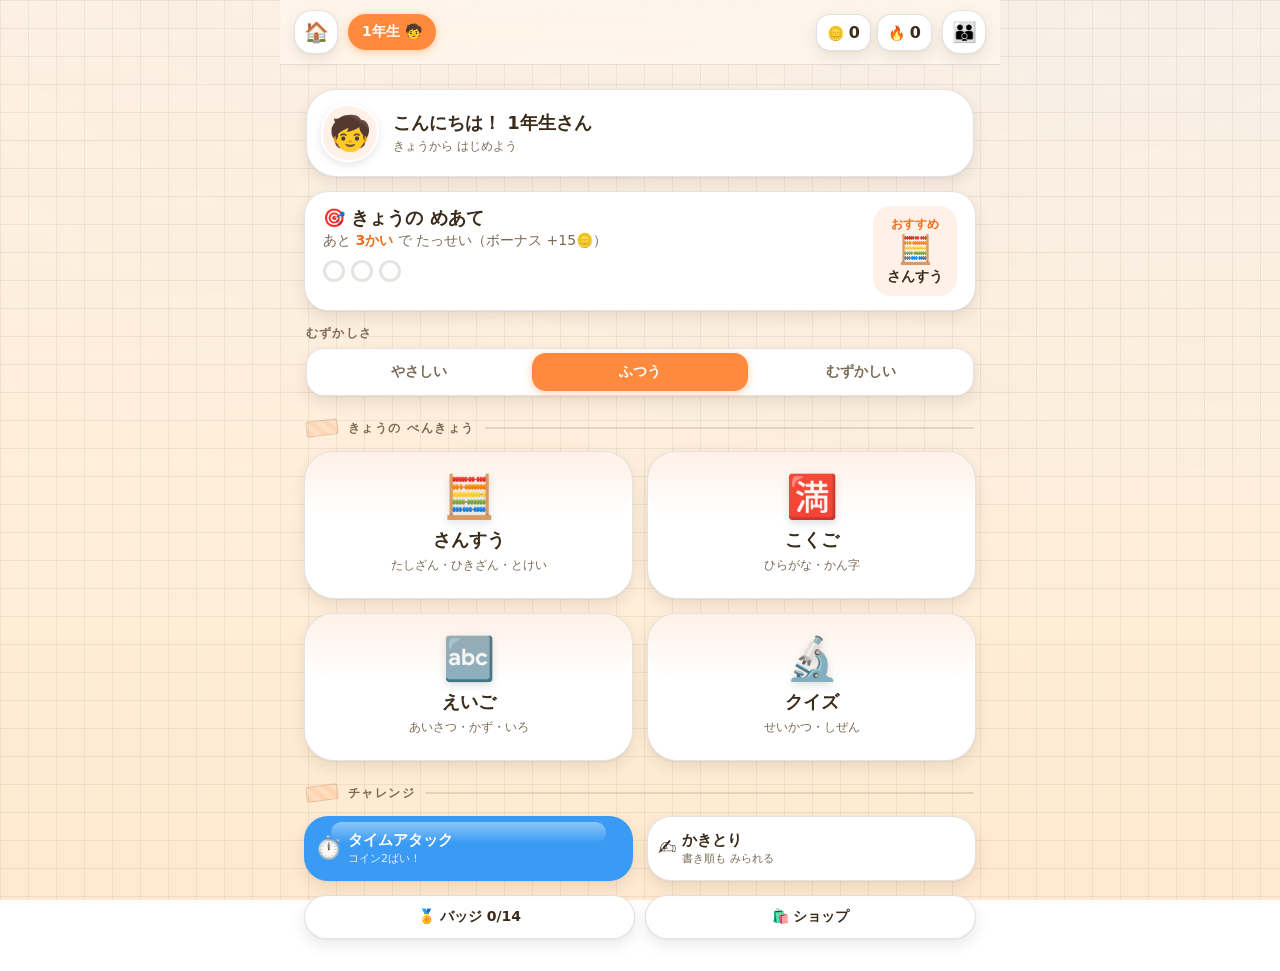
<file: index.html>
<!doctype html>
<html lang="ja">
<head>
  <meta charset="utf-8" />
  <meta name="viewport" content="width=device-width, initial-scale=1, viewport-fit=cover" />
  <meta name="theme-color" content="#ff8a3d" />
  <title>まいにち スタディ</title>
  <link rel="manifest" href="manifest.webmanifest" />
  <link rel="icon" href="icons/icon.svg" type="image/svg+xml" />
  <link rel="apple-touch-icon" href="icons/apple-touch-icon.png" />
  <link rel="stylesheet" href="css/style.css" />
</head>
<body>
  <div id="app">

    <!-- ヘッダー -->
    <header id="topbar" class="topbar">
      <button class="icon-btn" id="homeBtn" title="ホーム" aria-label="ホーム">🏠</button>
      <div class="grade-pill" id="gradePill">1年生</div>
      <div class="stats">
        <span class="stat coins" title="コイン">🪙 <b id="coinCount">0</b></span>
        <span class="stat streak" title="れんぞく">🔥 <b id="streakCount">0</b></span>
      </div>
      <button class="icon-btn" id="parentBtn" title="ほごしゃ" aria-label="ほごしゃメニュー">👪</button>
    </header>

    <main id="screen"><!-- 画面はJSで描画 --></main>

  </div>

  <!-- 効果音・演出のためのレイヤー -->
  <div id="fx" class="fx" aria-hidden="true"></div>

  <script src="js/data.js"></script>
  <script src="js/generators.js"></script>
  <script src="js/strokes.js"></script>
  <script src="js/srs.js"></script>
  <script src="js/strokecheck.js"></script>
  <script src="js/app.js"></script>
</body>
</html>
</file>
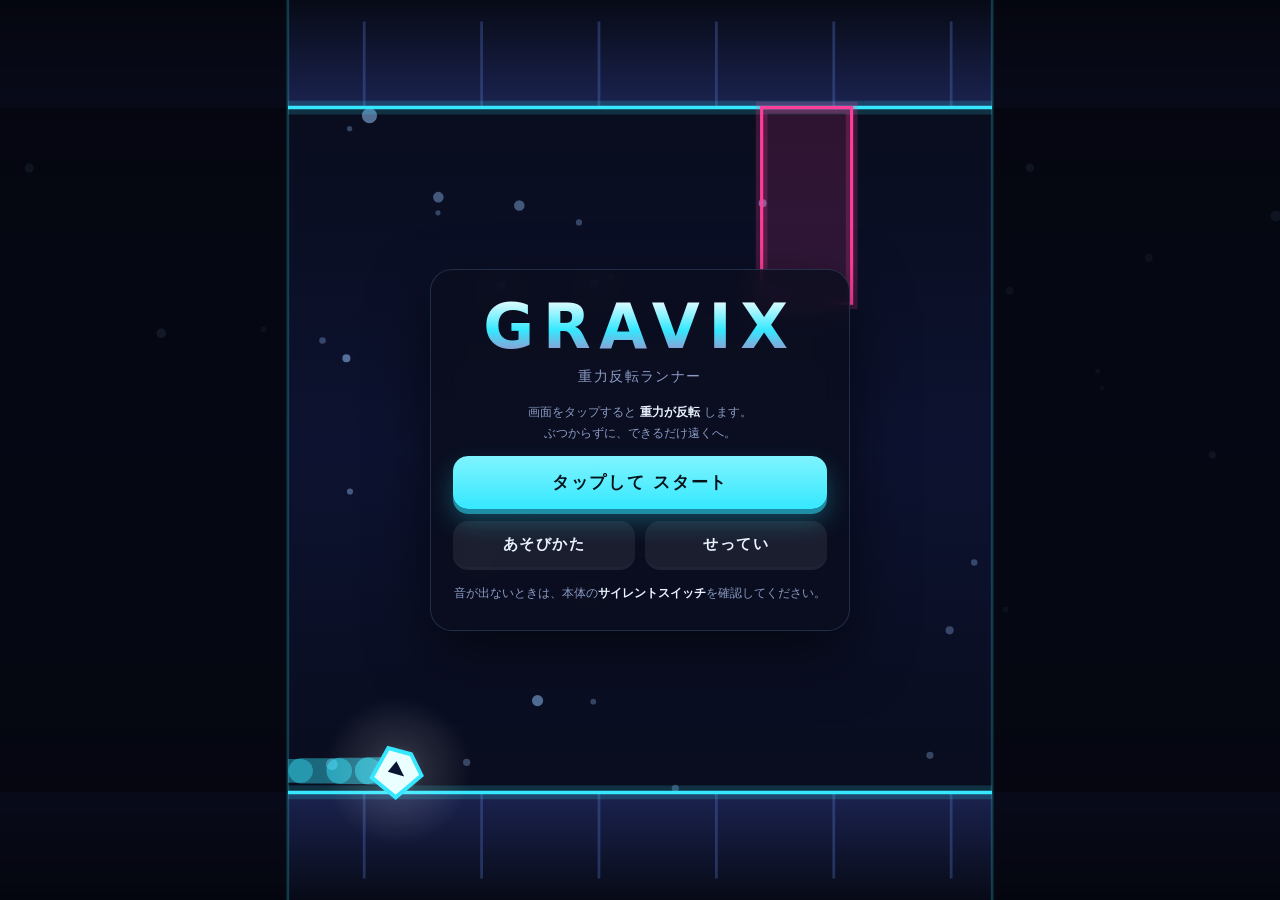
<file: game/index.html>
<!doctype html>
<html lang="ja">
<head>
  <meta charset="utf-8" />
  <!-- viewport-fit=cover が env(safe-area-inset-*) を有効にする。
       user-scalable=no は Safari では無視されるが、他ブラウザには効く。
       実際にピンチ/ダブルタップズームを止めるのは CSS の touch-action:none と
       gesturestart の preventDefault（core.js）。 -->
  <meta name="viewport" content="width=device-width, initial-scale=1, viewport-fit=cover, user-scalable=no" />
  <meta name="theme-color" content="#06070f" />
  <meta name="color-scheme" content="dark" />
  <!-- スコアの数字が電話番号としてリンク化されるのを防ぐ -->
  <meta name="format-detection" content="telephone=no" />
  <meta name="apple-mobile-web-app-capable" content="yes" />
  <meta name="mobile-web-app-capable" content="yes" />
  <meta name="apple-mobile-web-app-status-bar-style" content="black-translucent" />
  <meta name="apple-mobile-web-app-title" content="GRAVIX" />
  <meta name="description" content="GRAVIX — タップで重力を反転させて進む、ワンタップ・アクション。" />
  <title>GRAVIX — 重力反転ランナー</title>
  <link rel="manifest" href="manifest.webmanifest" />
  <link rel="icon" href="icons/icon.svg" type="image/svg+xml" />
  <link rel="apple-touch-icon" href="icons/apple-touch-icon.png" />
  <link rel="stylesheet" href="css/game.css" />
</head>
<body>
  <!-- セーフエリアの実寸を JS から読むためのプローブ。
       canvas の座標系では env() が使えないので、padding 経由で数値を取り出す。 -->
  <div id="safeprobe" aria-hidden="true"></div>

  <div id="wrap">
    <canvas id="canvas"></canvas>

    <!-- メニュー類だけ DOM。プレイ中の数値は canvas に描く（毎フレームの DOM 書き換えを避ける） -->
    <div id="ui" aria-live="polite"></div>
  </div>

  <script src="js/core.js"></script>
  <script src="js/world.js"></script>
  <script src="js/render.js"></script>
  <script src="js/game.js"></script>
</body>
</html>
</file>
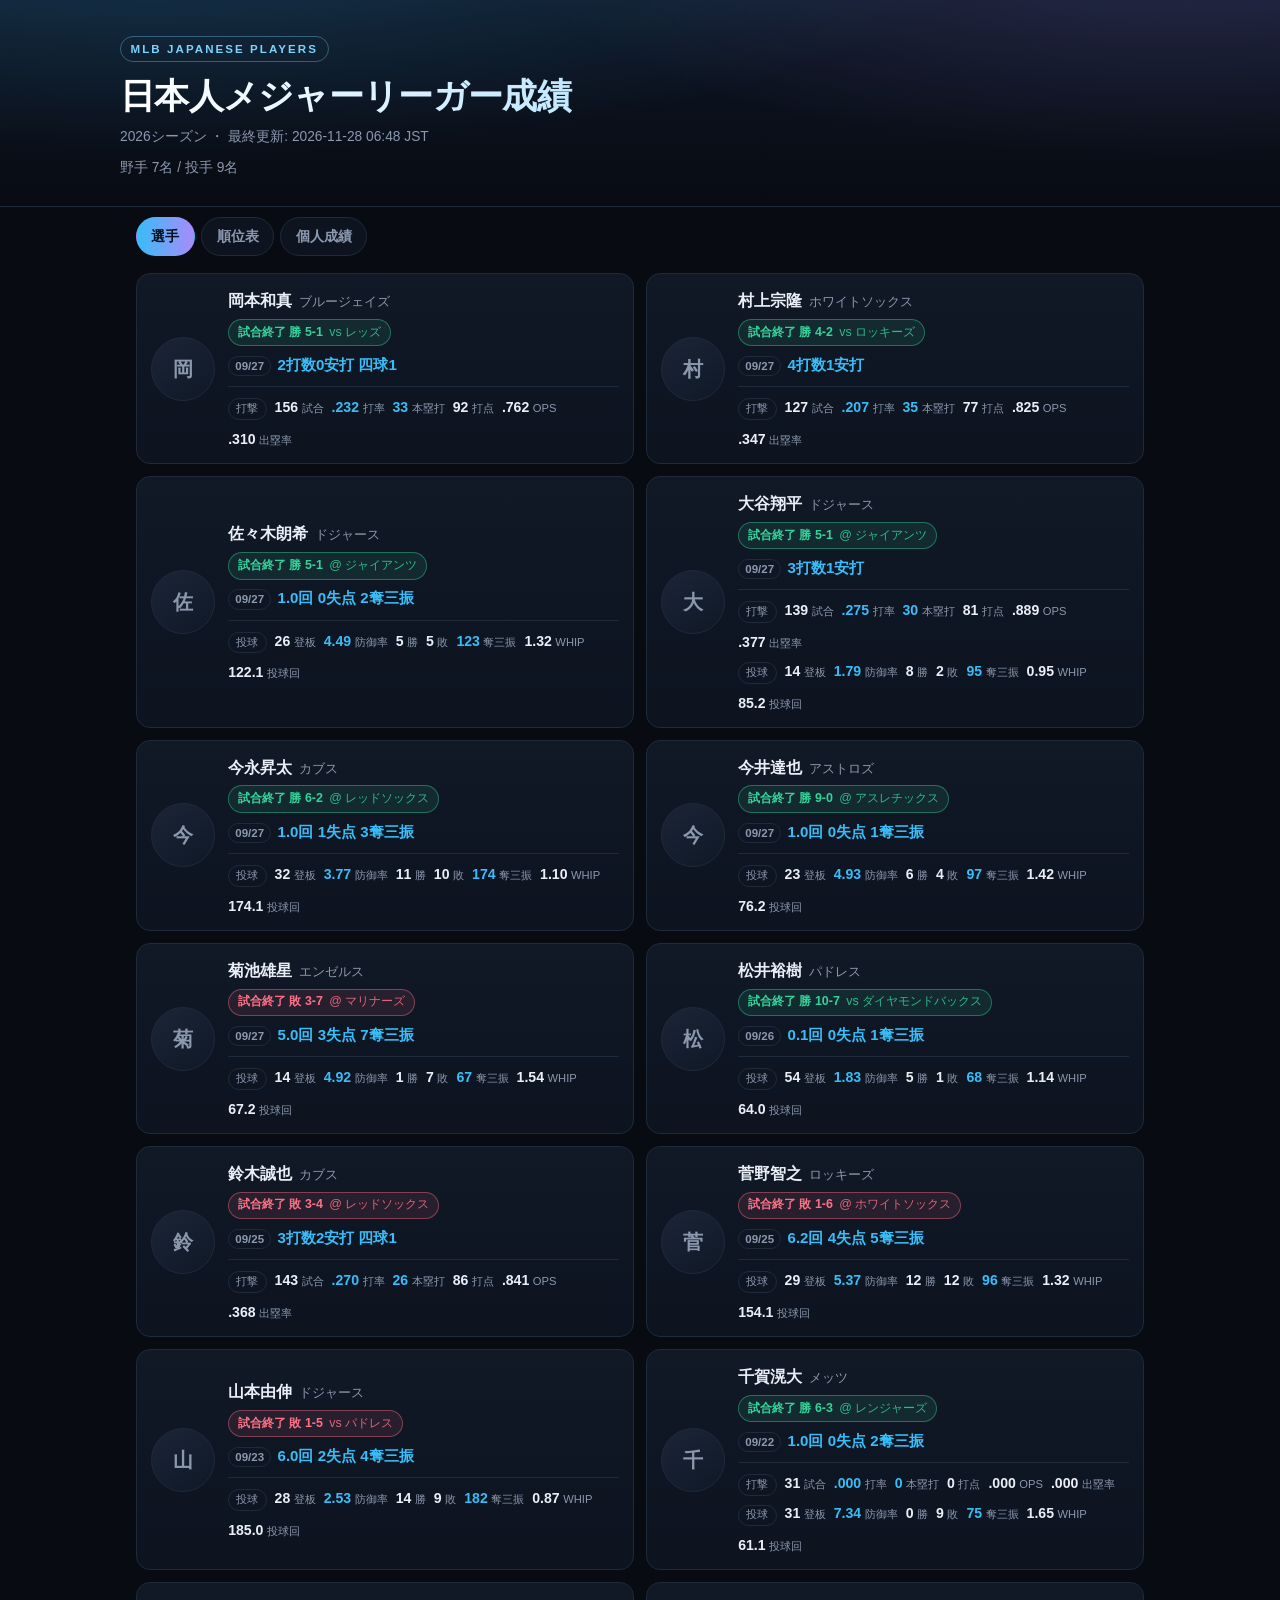
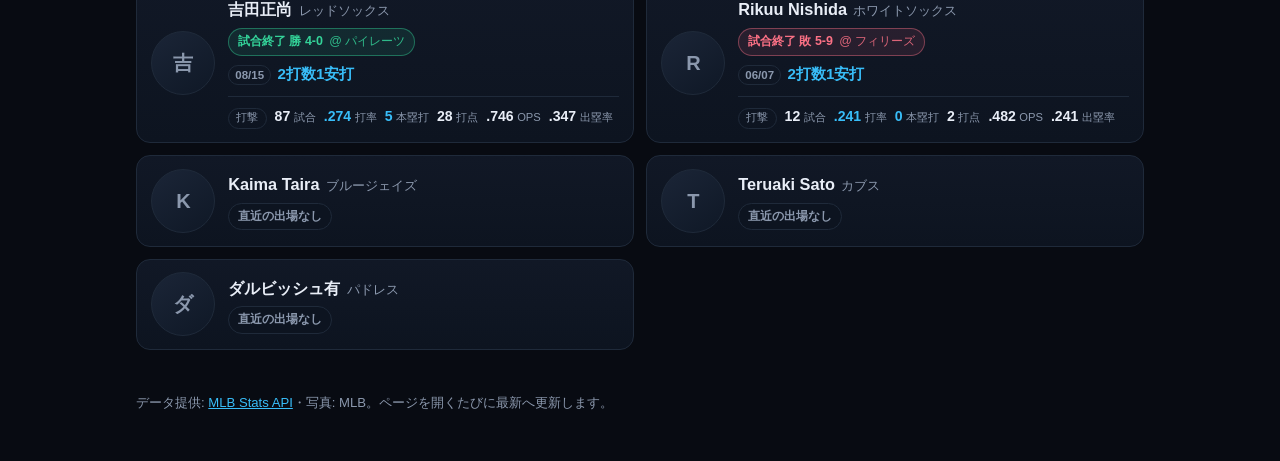
<file: mlb/index.html>
<!doctype html>
<html lang="ja">
<head>
<meta charset="utf-8">
<meta name="viewport" content="width=device-width, initial-scale=1">
<title>日本人メジャーリーガー成績 (2026)</title>
<style>
:root{
  color-scheme:dark;
  --bg:#080b12; --surface:#111826; --surface2:#0d1420; --line:#1f2a3a;
  --fg:#e9eef7; --muted:#8b98ad; --accent:#38bdf8; --accent2:#a78bfa;
  --win:#34d399; --lose:#fb7185;
}
*{box-sizing:border-box}
body{
  margin:0; padding:0 0 3rem; background:var(--bg); color:var(--fg); line-height:1.6;
  font-family:-apple-system,BlinkMacSystemFont,"Hiragino Kaku Gothic ProN",
    "Noto Sans JP","Yu Gothic",Meiryo,sans-serif;
  -webkit-font-smoothing:antialiased;
}
main{max-width:1040px;margin:0 auto;padding:0 1rem}
.hero{
  padding:2.2rem 1rem 1.7rem; margin-bottom:.6rem; border-bottom:1px solid var(--line);
  background:
    radial-gradient(90rem 26rem at 12% -45%, rgba(56,189,248,.20), transparent 60%),
    radial-gradient(70rem 24rem at 92% -35%, rgba(167,139,250,.18), transparent 60%),
    linear-gradient(180deg,#0d1626,var(--bg));
}
.hero-inner{max-width:1040px;margin:0 auto}
.eyebrow{
  display:inline-block; font-size:.72rem; letter-spacing:.18em; font-weight:700;
  color:#7dd3fc; border:1px solid rgba(125,211,252,.35);
  padding:.18rem .6rem; border-radius:999px; margin-bottom:.7rem;
}
h1{
  margin:0; font-size:clamp(1.5rem,4.6vw,2.2rem); line-height:1.25; letter-spacing:-.02em;
  background:linear-gradient(90deg,#fff,#9ad9ff 72%);
  -webkit-background-clip:text; background-clip:text; color:transparent;
}
.meta{margin:.55rem 0 0;color:var(--muted);font-size:.86rem}
h2{font-size:1.06rem; margin:2.2rem 0 .8rem; display:flex; align-items:center; gap:.55rem}
h2::before{
  content:""; width:.28rem; height:1.05em; border-radius:99px;
  background:linear-gradient(180deg,var(--accent),var(--accent2));
}
.avatar{
  position:relative; display:inline-grid; place-items:center; flex:none;
  border-radius:50%; overflow:hidden; isolation:isolate; border:1px solid var(--line);
  background:linear-gradient(145deg,#1b2537,#0f1826);
}
.avatar b{position:absolute;inset:0;display:grid;place-items:center;color:var(--muted);font-weight:700}
/* border-radius on the image itself, not just the frame: iOS Safari does not
   clip a positioned child to the parent's rounded corners, which let the
   headshot spill outside the circle. */
.avatar img{
  position:relative; z-index:1; width:100%; height:100%; display:block;
  object-fit:cover; border-radius:50%;
}
.avatar.lg{width:64px;height:64px;font-size:1.25rem}
.avatar.sm{width:30px;height:30px;font-size:.8rem}
.cards{display:grid;grid-template-columns:repeat(auto-fill,minmax(340px,1fr));gap:.75rem}
.pcard{
  display:flex; align-items:center; gap:.8rem; padding:.8rem .9rem; border-radius:14px;
  background:linear-gradient(180deg,var(--surface),var(--surface2)); border:1px solid var(--line);
}
.pbody{min-width:0;flex:1}
.pname{font-weight:700;font-size:1.02rem}
.pline{margin-top:.4rem;color:var(--accent);font-weight:700;font-size:.94rem;overflow-wrap:anywhere}
.ldate{
  display:inline-block; margin-right:.4rem; padding:0 .38rem; border-radius:999px;
  border:1px solid var(--line); color:var(--muted); font-size:.72rem; font-weight:700;
}
.pteam{font-weight:400;font-size:.82rem;color:var(--muted);margin-left:.4rem}
/* Season totals sit inside the card, under today's line. */
.season{margin-top:.6rem;padding-top:.55rem;border-top:1px solid var(--line);display:grid;gap:.4rem}
.srow{display:flex;flex-wrap:wrap;align-items:baseline;gap:.5rem}
.slabel{
  flex:none; font-size:.7rem; color:var(--muted);
  border:1px solid var(--line); border-radius:999px; padding:.05rem .45rem;
}
.stat{display:flex;align-items:baseline;gap:.22rem;font-size:.88rem}
.stat i{font-style:normal;color:var(--muted);font-size:.7rem}
.stat b{font-weight:700}
.stat.key b{color:var(--accent)}
.empty{padding:1rem;color:var(--muted)}
/* tabs */
.tabs{display:flex;gap:.4rem;margin:0 0 1.1rem;flex-wrap:wrap}
.tab{
  appearance:none; cursor:pointer; font:inherit; font-size:.9rem; font-weight:700;
  color:var(--muted); background:var(--surface2); border:1px solid var(--line);
  padding:.42rem .9rem; border-radius:999px;
}
.tab[aria-selected="true"]{
  color:#06121f; border-color:transparent;
  background:linear-gradient(90deg,var(--accent),var(--accent2));
}
.panel[hidden]{display:none}
/* game status chip — the card's only statement about the team's game */
.status{
  display:inline-flex; align-items:center; flex-wrap:wrap; gap:.4rem; margin-top:.35rem;
  padding:.18rem .55rem; border-radius:999px; border:1px solid var(--line);
  background:var(--surface2); color:var(--muted); font-size:.78rem; font-weight:700;
}
.status .sdet{font-weight:400;opacity:.85}
.status.live{color:var(--accent2);border-color:rgba(125,211,252,.42);background:rgba(56,189,248,.10)}
.status.win{color:var(--win);border-color:rgba(52,211,153,.42);background:rgba(52,211,153,.10)}
.status.lose{color:var(--lose);border-color:rgba(251,113,133,.42);background:rgba(251,113,133,.10)}
.dot{
  display:inline-block;width:.45rem;height:.45rem;border-radius:50%;
  background:var(--lose);margin-right:.35rem;vertical-align:middle;
}
/* standings + leader boards */
.grid{display:grid;grid-template-columns:repeat(auto-fill,minmax(320px,1fr));gap:.75rem}
.box{
  background:linear-gradient(180deg,var(--surface),var(--surface2));
  border:1px solid var(--line);border-radius:14px;padding:.85rem .95rem;
}
.box h3{margin:0 0 .55rem;font-size:.95rem;color:var(--accent)}
.row{
  display:flex;align-items:baseline;gap:.5rem;padding:.28rem 0;
  border-bottom:1px solid var(--line);font-size:.9rem;
}
.row:last-child{border-bottom:none}
.row .nm{flex:1;min-width:0;overflow-wrap:anywhere}
.row .no{color:var(--muted);font-size:.78rem;width:1.5rem;flex:none}
.row .vl{font-weight:700;flex:none}
.row .sub{color:var(--muted);font-size:.78rem;flex:none}
.row.jp{background:rgba(56,189,248,.09);border-radius:6px}
.row.jp .nm{color:var(--accent);font-weight:700}
footer{margin:2.6rem auto 0;max-width:1040px;padding:0 1rem;color:var(--muted);font-size:.82rem}
footer a{color:var(--accent)}

/* Phone: one card per row. */
@media (max-width: 700px){
  main{padding:0 .75rem}
  .cards{grid-template-columns:1fr}
  .pcard{align-items:flex-start}
}
</style>
</head>
<body>
<header class="hero"><div class="hero-inner">
<span class="eyebrow">MLB JAPANESE PLAYERS</span>
<h1>日本人メジャーリーガー成績</h1>
<p class="meta">2026シーズン ・ 最終更新: <span id="updated">2026-11-28 06:48 JST</span></p>
<p class="meta"><span id="counts">野手 7名 / 投手 9名</span></p>
</div></header>
<main id="app"></main>
<footer>データ提供: <a href="https://statsapi.mlb.com" rel="noopener">MLB Stats API</a>・写真: MLB。ページを開くたびに最新へ更新します。</footer>
<script id="mlb-data" type="application/json">{"generated_at": "2026-11-28 06:48 JST", "season": 2026, "players": [{"id": 672960, "name": "岡本和真", "team": "ブルージェイズ", "team_id": 141, "hitting": {"age": 30, "gamesPlayed": 156, "groundOuts": 104, "airOuts": 152, "runs": 81, "doubles": 26, "triples": 0, "homeRuns": 33, "strikeOuts": 183, "baseOnBalls": 59, "intentionalWalks": 0, "hits": 132, "hitByPitch": 6, "avg": ".232", "atBats": 568, "obp": ".310", "slg": ".452", "ops": ".762", "caughtStealing": 1, "stolenBases": 1, "stolenBasePercentage": ".500", "caughtStealingPercentage": ".500", "groundIntoDoublePlay": 15, "numberOfPitches": 2676, "plateAppearances": 636, "totalBases": 257, "rbi": 92, "leftOnBase": 282, "sacBunts": 0, "sacFlies": 3, "babip": ".279", "groundOutsToAirouts": "0.68", "catchersInterference": 0, "atBatsPerHomeRun": "17.21"}, "pitching": null, "date": "2026-09-27", "opponent": "レッズ", "home": true, "team_score": 5, "opp_score": 1, "result": "勝", "line": "2打数0安打 四球1"}, {"id": 808959, "name": "村上宗隆", "team": "ホワイトソックス", "team_id": 145, "hitting": {"age": 26, "gamesPlayed": 127, "groundOuts": 84, "airOuts": 81, "runs": 82, "doubles": 16, "triples": 1, "homeRuns": 35, "strikeOuts": 196, "baseOnBalls": 92, "intentionalWalks": 8, "hits": 94, "hitByPitch": 6, "avg": ".207", "atBats": 454, "obp": ".347", "slg": ".478", "ops": ".825", "caughtStealing": 3, "stolenBases": 1, "stolenBasePercentage": ".250", "caughtStealingPercentage": ".750", "groundIntoDoublePlay": 3, "numberOfPitches": 2423, "plateAppearances": 553, "totalBases": 217, "rbi": 77, "leftOnBase": 177, "sacBunts": 0, "sacFlies": 1, "babip": ".263", "groundOutsToAirouts": "1.04", "catchersInterference": 0, "atBatsPerHomeRun": "12.97"}, "pitching": null, "date": "2026-09-27", "opponent": "ロッキーズ", "home": true, "team_score": 4, "opp_score": 2, "result": "勝", "line": "4打数1安打"}, {"id": 808963, "name": "佐々木朗希", "team": "ドジャース", "team_id": 119, "hitting": null, "pitching": {"age": 24, "gamesPlayed": 26, "gamesStarted": 23, "groundOuts": 121, "airOuts": 112, "runs": 63, "doubles": 32, "triples": 2, "homeRuns": 22, "strikeOuts": 123, "baseOnBalls": 48, "intentionalWalks": 0, "hits": 113, "hitByPitch": 5, "avg": ".242", "atBats": 466, "obp": ".319", "slg": ".461", "ops": ".780", "caughtStealing": 2, "stolenBases": 10, "stolenBasePercentage": ".833", "caughtStealingPercentage": ".167", "groundIntoDoublePlay": 8, "numberOfPitches": 2100, "era": "4.49", "inningsPitched": "122.1", "wins": 5, "losses": 5, "saves": 0, "saveOpportunities": 0, "holds": 1, "blownSaves": 0, "earnedRuns": 61, "whip": "1.32", "battersFaced": 522, "outs": 367, "gamesPitched": 26, "completeGames": 0, "shutouts": 0, "strikes": 1350, "strikePercentage": ".640", "hitBatsmen": 5, "balks": 0, "wildPitches": 8, "pickoffs": 0, "totalBases": 215, "groundOutsToAirouts": "1.08", "winPercentage": ".500", "pitchesPerInning": "17.17", "gamesFinished": 0, "strikeoutWalkRatio": "2.56", "strikeoutsPer9Inn": "9.05", "walksPer9Inn": "3.53", "hitsPer9Inn": "8.31", "runsScoredPer9": "4.63", "homeRunsPer9": "1.62", "inheritedRunners": 0, "inheritedRunnersScored": 0, "catchersInterference": 0, "sacBunts": 1, "sacFlies": 2}, "date": "2026-09-27", "opponent": "ジャイアンツ", "home": false, "team_score": 5, "opp_score": 1, "result": "勝", "line": "1.0回 0失点 2奪三振"}, {"id": 660271, "name": "大谷翔平", "team": "ドジャース", "team_id": 119, "hitting": {"age": 31, "gamesPlayed": 139, "groundOuts": 117, "airOuts": 115, "runs": 89, "doubles": 26, "triples": 4, "homeRuns": 30, "strikeOuts": 152, "baseOnBalls": 81, "intentionalWalks": 16, "hits": 144, "hitByPitch": 7, "avg": ".275", "atBats": 523, "obp": ".377", "slg": ".512", "ops": ".889", "caughtStealing": 3, "stolenBases": 11, "stolenBasePercentage": ".786", "caughtStealingPercentage": ".214", "groundIntoDoublePlay": 9, "numberOfPitches": 2356, "plateAppearances": 618, "totalBases": 268, "rbi": 81, "leftOnBase": 174, "sacBunts": 0, "sacFlies": 5, "babip": ".329", "groundOutsToAirouts": "1.02", "catchersInterference": 2, "atBatsPerHomeRun": "17.43"}, "pitching": {"age": 31, "gamesPlayed": 14, "gamesStarted": 14, "groundOuts": 87, "airOuts": 71, "runs": 21, "doubles": 13, "triples": 0, "homeRuns": 4, "strikeOuts": 95, "baseOnBalls": 26, "intentionalWalks": 0, "hits": 55, "hitByPitch": 6, "avg": ".180", "atBats": 305, "obp": ".257", "slg": ".262", "ops": ".519", "caughtStealing": 0, "stolenBases": 3, "stolenBasePercentage": "1.000", "caughtStealingPercentage": ".000", "groundIntoDoublePlay": 3, "numberOfPitches": 1335, "era": "1.79", "inningsPitched": "85.2", "wins": 8, "losses": 2, "saves": 0, "saveOpportunities": 0, "holds": 0, "blownSaves": 0, "earnedRuns": 17, "whip": "0.95", "battersFaced": 340, "outs": 257, "gamesPitched": 14, "completeGames": 0, "shutouts": 0, "strikes": 862, "strikePercentage": ".650", "hitBatsmen": 6, "balks": 1, "wildPitches": 0, "pickoffs": 0, "totalBases": 80, "groundOutsToAirouts": "1.23", "winPercentage": ".800", "pitchesPerInning": "15.58", "gamesFinished": 0, "strikeoutWalkRatio": "3.65", "strikeoutsPer9Inn": "9.98", "walksPer9Inn": "2.73", "hitsPer9Inn": "5.78", "runsScoredPer9": "2.21", "homeRunsPer9": "0.42", "inheritedRunners": 0, "inheritedRunnersScored": 0, "catchersInterference": 0, "sacBunts": 1, "sacFlies": 2}, "date": "2026-09-27", "opponent": "ジャイアンツ", "home": false, "team_score": 5, "opp_score": 1, "result": "勝", "line": "3打数1安打"}, {"id": 684007, "name": "今永昇太", "team": "カブス", "team_id": 112, "hitting": null, "pitching": {"age": 32, "gamesPlayed": 32, "gamesStarted": 32, "groundOuts": 138, "airOuts": 196, "runs": 75, "doubles": 22, "triples": 2, "homeRuns": 35, "strikeOuts": 174, "baseOnBalls": 37, "intentionalWalks": 0, "hits": 154, "hitByPitch": 7, "avg": ".233", "atBats": 660, "obp": ".281", "slg": ".432", "ops": ".713", "caughtStealing": 1, "stolenBases": 5, "stolenBasePercentage": ".833", "caughtStealingPercentage": ".167", "groundIntoDoublePlay": 11, "numberOfPitches": 2810, "era": "3.77", "inningsPitched": "174.1", "wins": 11, "losses": 10, "saves": 0, "saveOpportunities": 0, "holds": 0, "blownSaves": 0, "earnedRuns": 73, "whip": "1.10", "battersFaced": 706, "outs": 523, "gamesPitched": 32, "completeGames": 0, "shutouts": 0, "strikes": 1837, "strikePercentage": ".650", "hitBatsmen": 7, "balks": 0, "wildPitches": 4, "pickoffs": 5, "totalBases": 285, "groundOutsToAirouts": "0.70", "winPercentage": ".524", "pitchesPerInning": "16.12", "gamesFinished": 0, "strikeoutWalkRatio": "4.70", "strikeoutsPer9Inn": "8.98", "walksPer9Inn": "1.91", "hitsPer9Inn": "7.95", "runsScoredPer9": "3.87", "homeRunsPer9": "1.81", "inheritedRunners": 0, "inheritedRunnersScored": 0, "catchersInterference": 0, "sacBunts": 1, "sacFlies": 1}, "date": "2026-09-27", "opponent": "レッドソックス", "home": false, "team_score": 6, "opp_score": 2, "result": "勝", "line": "1.0回 1失点 3奪三振"}, {"id": 837227, "name": "今井達也", "team": "アストロズ", "team_id": 117, "hitting": null, "pitching": {"age": 28, "gamesPlayed": 23, "gamesStarted": 15, "groundOuts": 60, "airOuts": 68, "runs": 42, "doubles": 9, "triples": 0, "homeRuns": 9, "strikeOuts": 97, "baseOnBalls": 51, "intentionalWalks": 0, "hits": 58, "hitByPitch": 4, "avg": ".207", "atBats": 280, "obp": ".335", "slg": ".336", "ops": ".671", "caughtStealing": 1, "stolenBases": 6, "stolenBasePercentage": ".857", "caughtStealingPercentage": ".143", "groundIntoDoublePlay": 4, "numberOfPitches": 1451, "era": "4.93", "inningsPitched": "76.2", "wins": 6, "losses": 4, "saves": 0, "saveOpportunities": 0, "holds": 0, "blownSaves": 0, "earnedRuns": 42, "whip": "1.42", "battersFaced": 338, "outs": 230, "gamesPitched": 23, "completeGames": 0, "shutouts": 0, "strikes": 864, "strikePercentage": ".600", "hitBatsmen": 4, "balks": 3, "wildPitches": 2, "pickoffs": 0, "totalBases": 94, "groundOutsToAirouts": "0.88", "winPercentage": ".600", "pitchesPerInning": "18.93", "gamesFinished": 6, "strikeoutWalkRatio": "1.90", "strikeoutsPer9Inn": "11.39", "walksPer9Inn": "5.99", "hitsPer9Inn": "6.81", "runsScoredPer9": "4.93", "homeRunsPer9": "1.06", "inheritedRunners": 0, "inheritedRunnersScored": 0, "catchersInterference": 0, "sacBunts": 1, "sacFlies": 2}, "date": "2026-09-27", "opponent": "アスレチックス", "home": false, "team_score": 9, "opp_score": 0, "result": "勝", "line": "1.0回 0失点 1奪三振"}, {"id": 579328, "name": "菊池雄星", "team": "エンゼルス", "team_id": 108, "hitting": null, "pitching": {"age": 35, "gamesPlayed": 14, "gamesStarted": 14, "groundOuts": 64, "airOuts": 67, "runs": 38, "doubles": 20, "triples": 2, "homeRuns": 7, "strikeOuts": 67, "baseOnBalls": 30, "intentionalWalks": 1, "hits": 74, "hitByPitch": 3, "avg": ".278", "atBats": 266, "obp": ".351", "slg": ".447", "ops": ".798", "caughtStealing": 1, "stolenBases": 4, "stolenBasePercentage": ".800", "caughtStealingPercentage": ".200", "groundIntoDoublePlay": 7, "numberOfPitches": 1202, "era": "4.92", "inningsPitched": "67.2", "wins": 1, "losses": 7, "saves": 0, "saveOpportunities": 0, "holds": 0, "blownSaves": 0, "earnedRuns": 37, "whip": "1.54", "battersFaced": 305, "outs": 203, "gamesPitched": 14, "completeGames": 0, "shutouts": 0, "strikes": 768, "strikePercentage": ".640", "hitBatsmen": 3, "balks": 2, "wildPitches": 3, "pickoffs": 0, "totalBases": 119, "groundOutsToAirouts": "0.96", "winPercentage": ".125", "pitchesPerInning": "17.76", "gamesFinished": 0, "strikeoutWalkRatio": "2.23", "strikeoutsPer9Inn": "8.91", "walksPer9Inn": "3.99", "hitsPer9Inn": "9.84", "runsScoredPer9": "5.05", "homeRunsPer9": "0.93", "inheritedRunners": 0, "inheritedRunnersScored": 0, "catchersInterference": 0, "sacBunts": 0, "sacFlies": 6}, "date": "2026-09-27", "opponent": "マリナーズ", "home": false, "team_score": 3, "opp_score": 7, "result": "敗", "line": "5.0回 3失点 7奪三振"}, {"id": 673513, "name": "松井裕樹", "team": "パドレス", "team_id": 135, "hitting": null, "pitching": {"age": 30, "gamesPlayed": 54, "gamesStarted": 0, "groundOuts": 43, "airOuts": 74, "runs": 14, "doubles": 8, "triples": 0, "homeRuns": 7, "strikeOuts": 68, "baseOnBalls": 36, "intentionalWalks": 3, "hits": 37, "hitByPitch": 2, "avg": ".171", "atBats": 217, "obp": ".288", "slg": ".304", "ops": ".592", "caughtStealing": 4, "stolenBases": 4, "stolenBasePercentage": ".500", "caughtStealingPercentage": ".500", "groundIntoDoublePlay": 2, "numberOfPitches": 1086, "era": "1.83", "inningsPitched": "64.0", "wins": 5, "losses": 1, "saves": 1, "saveOpportunities": 1, "holds": 11, "blownSaves": 0, "earnedRuns": 13, "whip": "1.14", "battersFaced": 260, "outs": 192, "gamesPitched": 54, "completeGames": 0, "shutouts": 0, "strikes": 675, "strikePercentage": ".620", "hitBatsmen": 2, "balks": 0, "wildPitches": 4, "pickoffs": 0, "totalBases": 66, "groundOutsToAirouts": "0.58", "winPercentage": ".833", "pitchesPerInning": "16.97", "gamesFinished": 11, "strikeoutWalkRatio": "1.89", "strikeoutsPer9Inn": "9.56", "walksPer9Inn": "5.06", "hitsPer9Inn": "5.20", "runsScoredPer9": "1.97", "homeRunsPer9": "0.98", "inheritedRunners": 35, "inheritedRunnersScored": 9, "catchersInterference": 0, "sacBunts": 0, "sacFlies": 5}, "date": "2026-09-26", "opponent": "ダイヤモンドバックス", "home": true, "team_score": 10, "opp_score": 7, "result": "勝", "line": "0.1回 0失点 1奪三振"}, {"id": 673548, "name": "鈴木誠也", "team": "カブス", "team_id": 112, "hitting": {"age": 31, "gamesPlayed": 143, "groundOuts": 108, "airOuts": 138, "runs": 96, "doubles": 31, "triples": 1, "homeRuns": 26, "strikeOuts": 155, "baseOnBalls": 81, "intentionalWalks": 4, "hits": 147, "hitByPitch": 5, "avg": ".270", "atBats": 545, "obp": ".368", "slg": ".473", "ops": ".841", "caughtStealing": 0, "stolenBases": 3, "stolenBasePercentage": "1.000", "caughtStealingPercentage": ".000", "groundIntoDoublePlay": 13, "numberOfPitches": 2735, "plateAppearances": 634, "totalBases": 258, "rbi": 86, "leftOnBase": 282, "sacBunts": 0, "sacFlies": 3, "babip": ".330", "groundOutsToAirouts": "0.78", "catchersInterference": 0, "atBatsPerHomeRun": "20.96"}, "pitching": null, "date": "2026-09-25", "opponent": "レッドソックス", "home": false, "team_score": 3, "opp_score": 4, "result": "敗", "line": "3打数2安打 四球1"}, {"id": 608372, "name": "菅野智之", "team": "ロッキーズ", "team_id": 115, "hitting": null, "pitching": {"age": 36, "gamesPlayed": 29, "gamesStarted": 29, "groundOuts": 155, "airOuts": 199, "runs": 95, "doubles": 39, "triples": 6, "homeRuns": 33, "strikeOuts": 96, "baseOnBalls": 36, "intentionalWalks": 0, "hits": 167, "hitByPitch": 3, "avg": ".276", "atBats": 606, "obp": ".315", "slg": ".523", "ops": ".838", "caughtStealing": 3, "stolenBases": 11, "stolenBasePercentage": ".786", "caughtStealingPercentage": ".214", "groundIntoDoublePlay": 9, "numberOfPitches": 2522, "era": "5.37", "inningsPitched": "154.1", "wins": 12, "losses": 12, "saves": 0, "saveOpportunities": 0, "holds": 0, "blownSaves": 0, "earnedRuns": 92, "whip": "1.32", "battersFaced": 656, "outs": 463, "gamesPitched": 29, "completeGames": 0, "shutouts": 0, "strikes": 1560, "strikePercentage": ".620", "hitBatsmen": 3, "balks": 0, "wildPitches": 2, "pickoffs": 1, "totalBases": 317, "groundOutsToAirouts": "0.78", "winPercentage": ".500", "pitchesPerInning": "16.34", "gamesFinished": 0, "strikeoutWalkRatio": "2.67", "strikeoutsPer9Inn": "5.60", "walksPer9Inn": "2.10", "hitsPer9Inn": "9.74", "runsScoredPer9": "5.54", "homeRunsPer9": "1.92", "inheritedRunners": 0, "inheritedRunnersScored": 0, "catchersInterference": 0, "sacBunts": 2, "sacFlies": 9}, "date": "2026-09-25", "opponent": "ホワイトソックス", "home": false, "team_score": 1, "opp_score": 6, "result": "敗", "line": "6.2回 4失点 5奪三振"}, {"id": 808967, "name": "山本由伸", "team": "ドジャース", "team_id": 119, "hitting": null, "pitching": {"age": 27, "gamesPlayed": 28, "gamesStarted": 28, "groundOuts": 192, "airOuts": 166, "runs": 55, "doubles": 21, "triples": 1, "homeRuns": 20, "strikeOuts": 182, "baseOnBalls": 42, "intentionalWalks": 1, "hits": 119, "hitByPitch": 7, "avg": ".182", "atBats": 655, "obp": ".237", "slg": ".308", "ops": ".545", "caughtStealing": 4, "stolenBases": 6, "stolenBasePercentage": ".600", "caughtStealingPercentage": ".400", "groundIntoDoublePlay": 11, "numberOfPitches": 2734, "era": "2.53", "inningsPitched": "185.0", "wins": 14, "losses": 9, "saves": 0, "saveOpportunities": 0, "holds": 0, "blownSaves": 0, "earnedRuns": 52, "whip": "0.87", "battersFaced": 708, "outs": 555, "gamesPitched": 28, "completeGames": 1, "shutouts": 0, "strikes": 1806, "strikePercentage": ".660", "hitBatsmen": 7, "balks": 0, "wildPitches": 2, "pickoffs": 2, "totalBases": 202, "groundOutsToAirouts": "1.16", "winPercentage": ".609", "pitchesPerInning": "14.78", "gamesFinished": 0, "strikeoutWalkRatio": "4.33", "strikeoutsPer9Inn": "8.85", "walksPer9Inn": "2.04", "hitsPer9Inn": "5.79", "runsScoredPer9": "2.68", "homeRunsPer9": "0.97", "inheritedRunners": 0, "inheritedRunnersScored": 0, "catchersInterference": 0, "sacBunts": 0, "sacFlies": 4}, "date": "2026-09-23", "opponent": "パドレス", "home": true, "team_score": 1, "opp_score": 5, "result": "敗", "line": "6.0回 2失点 4奪三振"}, {"id": 673540, "name": "千賀滉大", "team": "メッツ", "team_id": 121, "hitting": {"age": 33, "gamesPlayed": 31, "groundOuts": 0, "airOuts": 0, "runs": 0, "doubles": 0, "triples": 0, "homeRuns": 0, "strikeOuts": 0, "baseOnBalls": 0, "intentionalWalks": 0, "hits": 0, "hitByPitch": 0, "avg": ".000", "atBats": 0, "obp": ".000", "slg": ".000", "ops": ".000", "caughtStealing": 0, "stolenBases": 0, "stolenBasePercentage": ".---", "caughtStealingPercentage": ".---", "groundIntoDoublePlay": 0, "numberOfPitches": 0, "plateAppearances": 0, "totalBases": 0, "rbi": 0, "leftOnBase": 0, "sacBunts": 0, "sacFlies": 0, "babip": ".---", "groundOutsToAirouts": "-.--", "catchersInterference": 0, "atBatsPerHomeRun": "-.--"}, "pitching": {"age": 33, "gamesPlayed": 31, "gamesStarted": 8, "groundOuts": 38, "airOuts": 65, "runs": 51, "doubles": 11, "triples": 2, "homeRuns": 14, "strikeOuts": 75, "baseOnBalls": 41, "intentionalWalks": 0, "hits": 60, "hitByPitch": 4, "avg": ".253", "atBats": 237, "obp": ".371", "slg": ".494", "ops": ".865", "caughtStealing": 1, "stolenBases": 2, "stolenBasePercentage": ".667", "caughtStealingPercentage": ".333", "groundIntoDoublePlay": 3, "numberOfPitches": 1129, "era": "7.34", "inningsPitched": "61.1", "wins": 0, "losses": 9, "saves": 8, "saveOpportunities": 9, "holds": 0, "blownSaves": 1, "earnedRuns": 50, "whip": "1.65", "battersFaced": 283, "outs": 184, "gamesPitched": 31, "completeGames": 0, "shutouts": 0, "strikes": 661, "strikePercentage": ".590", "hitBatsmen": 4, "balks": 0, "wildPitches": 2, "pickoffs": 0, "totalBases": 117, "groundOutsToAirouts": "0.58", "winPercentage": ".000", "pitchesPerInning": "18.41", "gamesFinished": 16, "strikeoutWalkRatio": "1.83", "strikeoutsPer9Inn": "11.01", "walksPer9Inn": "6.02", "hitsPer9Inn": "8.80", "runsScoredPer9": "7.48", "homeRunsPer9": "2.05", "inheritedRunners": 2, "inheritedRunnersScored": 0, "catchersInterference": 0, "sacBunts": 0, "sacFlies": 1}, "date": "2026-09-22", "opponent": "レンジャーズ", "home": false, "team_score": 6, "opp_score": 3, "result": "勝", "line": "1.0回 0失点 2奪三振"}, {"id": 807799, "name": "吉田正尚", "team": "レッドソックス", "team_id": 111, "hitting": {"age": 32, "gamesPlayed": 87, "groundOuts": 87, "airOuts": 74, "runs": 34, "doubles": 16, "triples": 1, "homeRuns": 5, "strikeOuts": 33, "baseOnBalls": 28, "intentionalWalks": 1, "hits": 72, "hitByPitch": 3, "avg": ".274", "atBats": 263, "obp": ".347", "slg": ".399", "ops": ".746", "caughtStealing": 0, "stolenBases": 2, "stolenBasePercentage": "1.000", "caughtStealingPercentage": ".000", "groundIntoDoublePlay": 1, "numberOfPitches": 1071, "plateAppearances": 297, "totalBases": 105, "rbi": 28, "leftOnBase": 122, "sacBunts": 0, "sacFlies": 3, "babip": ".294", "groundOutsToAirouts": "1.18", "catchersInterference": 0, "atBatsPerHomeRun": "52.60"}, "pitching": null, "date": "2026-08-15", "opponent": "パイレーツ", "home": false, "team_score": 4, "opp_score": 0, "result": "勝", "line": "2打数1安打"}, {"id": 807747, "name": "Rikuu Nishida", "team": "ホワイトソックス", "team_id": 145, "hitting": {"age": 25, "gamesPlayed": 12, "groundOuts": 10, "airOuts": 8, "runs": 3, "doubles": 0, "triples": 0, "homeRuns": 0, "strikeOuts": 5, "baseOnBalls": 0, "intentionalWalks": 0, "hits": 7, "hitByPitch": 0, "avg": ".241", "atBats": 29, "obp": ".241", "slg": ".241", "ops": ".482", "caughtStealing": 0, "stolenBases": 0, "stolenBasePercentage": ".---", "caughtStealingPercentage": ".---", "groundIntoDoublePlay": 0, "numberOfPitches": 97, "plateAppearances": 30, "totalBases": 7, "rbi": 2, "leftOnBase": 8, "sacBunts": 1, "sacFlies": 0, "babip": ".292", "groundOutsToAirouts": "1.25", "catchersInterference": 0, "atBatsPerHomeRun": "-.--"}, "pitching": null, "date": "2026-06-07", "opponent": "フィリーズ", "home": false, "team_score": 5, "opp_score": 9, "result": "敗", "line": "2打数1安打"}, {"id": 838343, "name": "Kaima Taira", "team": "ブルージェイズ", "team_id": 141, "hitting": null, "pitching": null}, {"id": 831664, "name": "Teruaki Sato", "team": "カブス", "team_id": 112, "hitting": null, "pitching": null}, {"id": 506433, "name": "ダルビッシュ有", "team": "パドレス", "team_id": 135, "hitting": null, "pitching": null}], "games": [], "standings": [{"division": "ア・リーグ東", "teams": [{"id": 139, "name": "レイズ", "wins": 98, "losses": 64, "pct": ".605", "gb": "-"}, {"id": 147, "name": "ヤンキース", "wins": 93, "losses": 68, "pct": ".578", "gb": "4.5"}, {"id": 111, "name": "レッドソックス", "wins": 87, "losses": 75, "pct": ".537", "gb": "11.0"}, {"id": 110, "name": "オリオールズ", "wins": 79, "losses": 82, "pct": ".491", "gb": "18.5"}, {"id": 141, "name": "ブルージェイズ", "wins": 79, "losses": 83, "pct": ".488", "gb": "19.0"}]}, {"division": "ア・リーグ中", "teams": [{"id": 114, "name": "ガーディアンズ", "wins": 85, "losses": 77, "pct": ".525", "gb": "-"}, {"id": 145, "name": "ホワイトソックス", "wins": 84, "losses": 78, "pct": ".519", "gb": "1.0"}, {"id": 142, "name": "ツインズ", "wins": 77, "losses": 85, "pct": ".475", "gb": "8.0"}, {"id": 116, "name": "タイガース", "wins": 76, "losses": 86, "pct": ".469", "gb": "9.0"}, {"id": 118, "name": "ロイヤルズ", "wins": 69, "losses": 93, "pct": ".426", "gb": "16.0"}]}, {"division": "ア・リーグ西", "teams": [{"id": 117, "name": "アストロズ", "wins": 81, "losses": 81, "pct": ".500", "gb": "-"}, {"id": 140, "name": "レンジャーズ", "wins": 80, "losses": 82, "pct": ".494", "gb": "1.0"}, {"id": 136, "name": "マリナーズ", "wins": 76, "losses": 86, "pct": ".469", "gb": "5.0"}, {"id": 133, "name": "アスレチックス", "wins": 64, "losses": 98, "pct": ".395", "gb": "17.0"}, {"id": 108, "name": "エンゼルス", "wins": 62, "losses": 100, "pct": ".383", "gb": "19.0"}]}, {"division": "ナ・リーグ東", "teams": [{"id": 144, "name": "ブレーブス", "wins": 94, "losses": 68, "pct": ".580", "gb": "-"}, {"id": 143, "name": "フィリーズ", "wins": 88, "losses": 74, "pct": ".543", "gb": "6.0"}, {"id": 146, "name": "マーリンズ", "wins": 80, "losses": 82, "pct": ".494", "gb": "14.0"}, {"id": 120, "name": "ナショナルズ", "wins": 77, "losses": 85, "pct": ".475", "gb": "17.0"}, {"id": 121, "name": "メッツ", "wins": 74, "losses": 88, "pct": ".457", "gb": "20.0"}]}, {"division": "ナ・リーグ中", "teams": [{"id": 158, "name": "ブルワーズ", "wins": 103, "losses": 59, "pct": ".636", "gb": "-"}, {"id": 112, "name": "カブス", "wins": 89, "losses": 73, "pct": ".549", "gb": "14.0"}, {"id": 134, "name": "パイレーツ", "wins": 82, "losses": 80, "pct": ".506", "gb": "21.0"}, {"id": 138, "name": "カージナルス", "wins": 77, "losses": 85, "pct": ".475", "gb": "26.0"}, {"id": 113, "name": "レッズ", "wins": 75, "losses": 87, "pct": ".463", "gb": "28.0"}]}, {"division": "ナ・リーグ西", "teams": [{"id": 119, "name": "ドジャース", "wins": 100, "losses": 62, "pct": ".617", "gb": "-"}, {"id": 135, "name": "パドレス", "wins": 91, "losses": 71, "pct": ".562", "gb": "9.0"}, {"id": 109, "name": "ダイヤモンドバックス", "wins": 86, "losses": 76, "pct": ".531", "gb": "14.0"}, {"id": 137, "name": "ジャイアンツ", "wins": 65, "losses": 97, "pct": ".401", "gb": "35.0"}, {"id": 115, "name": "ロッキーズ", "wins": 58, "losses": 104, "pct": ".358", "gb": "42.0"}]}], "leaders": [{"category": "homeRuns", "label": "本塁打", "group": "hitting", "rows": [{"id": 691718, "rank": 1, "name": "Pete Crow-Armstrong", "team": "カブス", "value": "45"}, {"id": 656941, "rank": 2, "name": "Kyle Schwarber", "team": "フィリーズ", "value": "45"}, {"id": 624413, "rank": 3, "name": "Pete Alonso", "team": "オリオールズ", "value": "43"}, {"id": 670541, "rank": 4, "name": "Yordan Alvarez", "team": "アストロズ", "value": "42"}, {"id": 691406, "rank": 5, "name": "Junior Caminero", "team": "レイズ", "value": "42"}, {"id": 696100, "rank": 6, "name": "Hunter Goodman", "team": "ロッキーズ", "value": "41"}, {"id": 621566, "rank": 7, "name": "Matt Olson", "team": "ブレーブス", "value": "41"}, {"id": 700250, "rank": 8, "name": "Ben Rice", "team": "ヤンキース", "value": "41"}, {"id": 646240, "rank": 9, "name": "Rafael Devers", "team": "ジャイアンツ", "value": "37"}, {"id": 664040, "rank": 10, "name": "Brandon Lowe", "team": "パイレーツ", "value": "35"}]}, {"category": "battingAverage", "label": "打率", "group": "hitting", "rows": [{"id": 670541, "rank": 1, "name": "Yordan Alvarez", "team": "アストロズ", "value": ".316"}, {"id": 672515, "rank": 2, "name": "Gabriel Moreno", "team": "ダイヤモンドバックス", "value": ".311"}, {"id": 650333, "rank": 3, "name": "Luis Arraez", "team": "フィリーズ", "value": ".310"}, {"id": 802415, "rank": 4, "name": "Chandler Simpson", "team": "レイズ", "value": ".306"}, {"id": 672640, "rank": 5, "name": "Otto Lopez", "team": "マーリンズ", "value": ".305"}, {"id": 693304, "rank": 6, "name": "Nick Gonzales", "team": "パイレーツ", "value": ".303"}, {"id": 681198, "rank": 7, "name": "TJ Rumfield", "team": "ロッキーズ", "value": ".300"}, {"id": 671739, "rank": 8, "name": "Michael Harris II", "team": "ブレーブス", "value": ".294"}, {"id": 650490, "rank": 9, "name": "Yandy Díaz", "team": "レイズ", "value": ".293"}, {"id": 694192, "rank": 10, "name": "Jackson Chourio", "team": "ブルワーズ", "value": ".291"}]}, {"category": "runsBattedIn", "label": "打点", "group": "hitting", "rows": [{"id": 676475, "rank": 1, "name": "Alec Burleson", "team": "カージナルス", "value": "116"}, {"id": 624413, "rank": 2, "name": "Pete Alonso", "team": "オリオールズ", "value": "113"}, {"id": 701398, "rank": 3, "name": "Sal Stewart", "team": "レッズ", "value": "112"}, {"id": 691718, "rank": 4, "name": "Pete Crow-Armstrong", "team": "カブス", "value": "107"}, {"id": 682928, "rank": 5, "name": "CJ Abrams", "team": "ナショナルズ", "value": "106"}, {"id": 670541, "rank": 6, "name": "Yordan Alvarez", "team": "アストロズ", "value": "106"}, {"id": 691023, "rank": 7, "name": "Jordan Walker", "team": "カージナルス", "value": "102"}, {"id": 691406, "rank": 8, "name": "Junior Caminero", "team": "レイズ", "value": "101"}, {"id": 668930, "rank": 9, "name": "Brice Turang", "team": "ブルワーズ", "value": "100"}, {"id": 646240, "rank": 10, "name": "Rafael Devers", "team": "ジャイアンツ", "value": "98"}]}, {"category": "stolenBases", "label": "盗塁", "group": "hitting", "rows": [{"id": 683083, "rank": 1, "name": "Nasim Nuñez", "team": "ナショナルズ", "value": "49"}, {"id": 802415, "rank": 2, "name": "Chandler Simpson", "team": "レイズ", "value": "46"}, {"id": 677951, "rank": 3, "name": "Bobby Witt Jr.", "team": "ロイヤルズ", "value": "45"}, {"id": 665862, "rank": 4, "name": "Jazz Chisholm Jr.", "team": "ヤンキース", "value": "41"}, {"id": 691718, "rank": 5, "name": "Pete Crow-Armstrong", "team": "カブス", "value": "41"}, {"id": 665487, "rank": 6, "name": "Fernando Tatis Jr.", "team": "パドレス", "value": "38"}, {"id": 608070, "rank": 7, "name": "José Ramírez", "team": "ガーディアンズ", "value": "37"}, {"id": 682928, "rank": 8, "name": "CJ Abrams", "team": "ナショナルズ", "value": "34"}, {"id": 676609, "rank": 9, "name": "José Caballero", "team": "ヤンキース", "value": "34"}, {"id": 672640, "rank": 10, "name": "Otto Lopez", "team": "マーリンズ", "value": "34"}]}, {"category": "earnedRunAverage", "label": "防御率", "group": "pitching", "rows": [{"id": 694819, "rank": 1, "name": "Jacob Misiorowski", "team": "ブルワーズ", "value": "1.80"}, {"id": 693645, "rank": 2, "name": "Cam Schlittler", "team": "ヤンキース", "value": "1.95"}, {"id": 519242, "rank": 3, "name": "Chris Sale", "team": "ブレーブス", "value": "2.16"}, {"id": 656302, "rank": 4, "name": "Dylan Cease", "team": "ブルージェイズ", "value": "2.40"}, {"id": 808967, "rank": 5, "name": "山本由伸", "team": "ドジャース", "value": "2.53"}, {"id": 800048, "rank": 6, "name": "Parker Messick", "team": "ガーディアンズ", "value": "2.56"}, {"id": 656876, "rank": 7, "name": "Drew Rasmussen", "team": "レイズ", "value": "2.67"}, {"id": 543243, "rank": 8, "name": "Sonny Gray", "team": "レッドソックス", "value": "2.72"}, {"id": 666200, "rank": 9, "name": "Jesús Luzardo", "team": "フィリーズ", "value": "2.86"}, {"id": 593958, "rank": 10, "name": "Eduardo Rodriguez", "team": "ダイヤモンドバックス", "value": "2.89"}]}, {"category": "strikeouts", "label": "奪三振", "group": "pitching", "rows": [{"id": 694819, "rank": 1, "name": "Jacob Misiorowski", "team": "ブルワーズ", "value": "252"}, {"id": 668909, "rank": 2, "name": "Gavin Williams", "team": "ガーディアンズ", "value": "248"}, {"id": 656302, "rank": 3, "name": "Dylan Cease", "team": "ブルージェイズ", "value": "239"}, {"id": 693645, "rank": 4, "name": "Cam Schlittler", "team": "ヤンキース", "value": "239"}, {"id": 650911, "rank": 5, "name": "Cristopher Sánchez", "team": "フィリーズ", "value": "231"}, {"id": 666200, "rank": 6, "name": "Jesús Luzardo", "team": "フィリーズ", "value": "221"}, {"id": 672282, "rank": 7, "name": "Reid Detmers", "team": "エンゼルス", "value": "211"}, {"id": 671737, "rank": 8, "name": "Taj Bradley", "team": "ツインズ", "value": "205"}, {"id": 669302, "rank": 9, "name": "Logan Gilbert", "team": "マリナーズ", "value": "205"}, {"id": 594798, "rank": 10, "name": "Jacob deGrom", "team": "レンジャーズ", "value": "201"}]}, {"category": "wins", "label": "勝利", "group": "pitching", "rows": [{"id": 543243, "rank": 1, "name": "Sonny Gray", "team": "レッドソックス", "value": "18"}, {"id": 650911, "rank": 2, "name": "Cristopher Sánchez", "team": "フィリーズ", "value": "18"}, {"id": 694819, "rank": 3, "name": "Jacob Misiorowski", "team": "ブルワーズ", "value": "16"}, {"id": 656876, "rank": 4, "name": "Drew Rasmussen", "team": "レイズ", "value": "16"}, {"id": 593958, "rank": 5, "name": "Eduardo Rodriguez", "team": "ダイヤモンドバックス", "value": "16"}, {"id": 695505, "rank": 6, "name": "Chase Burns", "team": "レッズ", "value": "15"}, {"id": 656492, "rank": 7, "name": "Foster Griffin", "team": "ガーディアンズ", "value": "15"}, {"id": 607259, "rank": 8, "name": "Nick Martinez", "team": "レイズ", "value": "15"}, {"id": 677952, "rank": 9, "name": "Braxton Ashcraft", "team": "パイレーツ", "value": "14"}, {"id": 666200, "rank": 10, "name": "Jesús Luzardo", "team": "フィリーズ", "value": "14"}]}, {"category": "saves", "label": "セーブ", "group": "pitching", "rows": [{"id": 641329, "rank": 1, "name": "Bryan Baker", "team": "レイズ", "value": "41"}, {"id": 671922, "rank": 2, "name": "Cade Smith", "team": "ガーディアンズ", "value": "41"}, {"id": 695243, "rank": 3, "name": "Mason Miller", "team": "パドレス", "value": "38"}, {"id": 676617, "rank": 4, "name": "Riley O'Brien", "team": "カージナルス", "value": "38"}, {"id": 670280, "rank": 5, "name": "David Bednar", "team": "ヤンキース", "value": "35"}, {"id": 547973, "rank": 6, "name": "Aroldis Chapman", "team": "レッドソックス", "value": "35"}, {"id": 686973, "rank": 7, "name": "Louis Varland", "team": "ブルージェイズ", "value": "35"}, {"id": 628452, "rank": 8, "name": "Raisel Iglesias", "team": "ブレーブス", "value": "34"}, {"id": 661395, "rank": 9, "name": "Jhoan Duran", "team": "フィリーズ", "value": "33"}, {"id": 656641, "rank": 10, "name": "Jacob Latz", "team": "レンジャーズ", "value": "30"}]}], "teams": {"Arizona Diamondbacks": "ダイヤモンドバックス", "Atlanta Braves": "ブレーブス", "Baltimore Orioles": "オリオールズ", "Boston Red Sox": "レッドソックス", "Chicago Cubs": "カブス", "Chicago White Sox": "ホワイトソックス", "Cincinnati Reds": "レッズ", "Cleveland Guardians": "ガーディアンズ", "Colorado Rockies": "ロッキーズ", "Detroit Tigers": "タイガース", "Houston Astros": "アストロズ", "Kansas City Royals": "ロイヤルズ", "Los Angeles Angels": "エンゼルス", "Los Angeles Dodgers": "ドジャース", "Miami Marlins": "マーリンズ", "Milwaukee Brewers": "ブルワーズ", "Minnesota Twins": "ツインズ", "New York Mets": "メッツ", "New York Yankees": "ヤンキース", "Philadelphia Phillies": "フィリーズ", "Pittsburgh Pirates": "パイレーツ", "San Diego Padres": "パドレス", "San Francisco Giants": "ジャイアンツ", "Seattle Mariners": "マリナーズ", "St. Louis Cardinals": "カージナルス", "Tampa Bay Rays": "レイズ", "Texas Rangers": "レンジャーズ", "Toronto Blue Jays": "ブルージェイズ", "Washington Nationals": "ナショナルズ", "Athletics": "アスレチックス", "Oakland Athletics": "アスレチックス", "Sacramento Athletics": "アスレチックス"}, "divisions": {"American League East": "ア・リーグ東", "American League Central": "ア・リーグ中", "American League West": "ア・リーグ西", "National League East": "ナ・リーグ東", "National League Central": "ナ・リーグ中", "National League West": "ナ・リーグ西"}, "names": {"Shohei Ohtani": "大谷翔平", "Yoshinobu Yamamoto": "山本由伸", "Roki Sasaki": "佐々木朗希", "Yu Darvish": "ダルビッシュ有", "Seiya Suzuki": "鈴木誠也", "Masataka Yoshida": "吉田正尚", "Shota Imanaga": "今永昇太", "Kodai Senga": "千賀滉大", "Yusei Kikuchi": "菊池雄星", "Tomoyuki Sugano": "菅野智之", "Yuki Matsui": "松井裕樹", "Shinnosuke Ogasawara": "小笠原慎之介", "Kenta Maeda": "前田健太", "Naoyuki Uwasawa": "上沢直之", "Kazuma Okamoto": "岡本和真", "Munetaka Murakami": "村上宗隆", "Tatsuya Imai": "今井達也"}, "categories": [["homeRuns", "本塁打", "hitting"], ["battingAverage", "打率", "hitting"], ["runsBattedIn", "打点", "hitting"], ["stolenBases", "盗塁", "hitting"], ["earnedRunAverage", "防御率", "pitching"], ["strikeouts", "奪三振", "pitching"], ["wins", "勝利", "pitching"], ["saves", "セーブ", "pitching"]]}</script>
<script>
/* The page's only renderer.

   format_html ships a data snapshot in <script id="mlb-data"> and nothing
   else: this script draws the snapshot immediately (so the page is useful
   offline and paints instantly), then refetches from the MLB API and redraws.
   A failed refresh leaves the snapshot on screen. */
(function () {
  var el = document.getElementById("mlb-data");
  if (!el) return;
  var DATA;
  try { DATA = JSON.parse(el.textContent); } catch (e) { return; }

  var API = "https://statsapi.mlb.com/api/v1";
  var app = document.getElementById("app");
  var stampEl = document.getElementById("updated");
  var countsEl = document.getElementById("counts");
  var ONERR = "var f=this.dataset.fallback;if(f){this.dataset.fallback='';this.src=f;}else{this.remove();}";

  var HIT_FIELDS = [["試合", "gamesPlayed", 0], ["打率", "avg", 1], ["本塁打", "homeRuns", 1],
                    ["打点", "rbi", 0], ["OPS", "ops", 0], ["出塁率", "obp", 0]];
  var PIT_FIELDS = [["登板", "gamesPlayed", 0], ["防御率", "era", 1], ["勝", "wins", 0],
                    ["敗", "losses", 0], ["奪三振", "strikeOuts", 1], ["WHIP", "whip", 0],
                    ["投球回", "inningsPitched", 0]];
  var TABS = [["players", "選手"], ["standings", "順位表"], ["leaders", "個人成績"]];

  /* ---------- small helpers ---------- */
  function esc(v) {
    return String(v == null ? "" : v).replace(/&/g, "&amp;").replace(/</g, "&lt;")
      .replace(/>/g, "&gt;").replace(/"/g, "&quot;").replace(/'/g, "&#x27;");
  }
  function cell(v) { return (v === null || v === undefined || v === "") ? "-" : String(v); }
  function ecell(v) { return esc(cell(v)); }
  function num(v) { var n = parseFloat(v); return isNaN(n) ? -1 : n; }
  function teamJa(n) { return (DATA.teams && DATA.teams[n]) || n || ""; }

  function getJSON(url) {
    var u = url + (url.indexOf("?") < 0 ? "?" : "&") + "_=" + Date.now();
    return fetch(u, { cache: "no-store" }).then(function (r) {
      if (!r.ok) throw new Error("HTTP " + r.status);
      return r.json();
    });
  }
  function jstStamp(d) {
    var t = new Date(d.getTime() + 9 * 3600 * 1000);
    function z(n) { return (n < 10 ? "0" : "") + n; }
    return t.getUTCFullYear() + "-" + z(t.getUTCMonth() + 1) + "-" + z(t.getUTCDate()) +
      " " + z(t.getUTCHours()) + ":" + z(t.getUTCMinutes()) + " JST";
  }
  function jstTime(iso) {
    if (!iso) return "";
    var d = new Date(iso);
    if (isNaN(d.getTime())) return "";
    var t = new Date(d.getTime() + 9 * 3600 * 1000);
    function z(n) { return (n < 10 ? "0" : "") + n; }
    return z(t.getUTCHours()) + ":" + z(t.getUTCMinutes());
  }

  function avatar(row, size) {
    var initial = esc(String(row.name || "?").charAt(0));
    var img = "";
    if (row.id) {
      var spot = "https://midfield.mlbstatic.com/v1/people/" + row.id + "/spots/120";
      var head = "https://img.mlbstatic.com/mlb-photos/image/upload/" +
        "d_people:generic:headshot:67:current.png/w_240,q_auto:best/v1/people/" +
        row.id + "/headshot/67/current";
      img = '<img src="' + esc(spot) + '" data-fallback="' + esc(head) +
        '" alt="" loading="lazy" referrerpolicy="no-referrer" onerror="' + esc(ONERR) + '">';
    }
    return '<span class="avatar ' + size + '"><b>' + initial + "</b>" + img + "</span>";
  }

  /* ---------- today's game for a club ---------- */
  var HALF = { Top: "表", Bottom: "裏", Middle: "表", End: "裏" };

  function gameForTeam(teamId) {
    if (!teamId || !DATA.games) return null;
    var mine = DATA.games.filter(function (g) {
      return g.home_id === teamId || g.away_id === teamId;
    });
    if (!mine.length) return null;
    function pick(state) {
      var hits = mine.filter(function (g) { return g.state === state; });
      hits.sort(function (a, b) { return (a.start || "") < (b.start || "") ? 1 : -1; });
      return hits[0];
    }
    /* A game in progress matters most, then the game just finished. */
    return pick("Live") || pick("Final") || pick("Preview") || null;
  }

  /* One chip per card carries the team's game — state, score and opponent.
     Nothing else on the card repeats any of it: the date belongs to the
     player's own stat line, which is the only other thing shown. */
  function chip(cls, label, detail) {
    return '<div class="status ' + cls + '">' + label +
      (detail ? '<span class="sdet">' + detail + "</span>" : "") + "</div>";
  }
  function resultClass(mine, theirs) {
    if (mine == null || theirs == null || num(mine) === num(theirs)) return "";
    return num(mine) > num(theirs) ? " win" : " lose";
  }
  function gameChip(p) {
    var g = gameForTeam(p.team_id);
    if (g) {
      var home = g.home_id === p.team_id;
      var mine = home ? g.home_score : g.away_score;
      var theirs = home ? g.away_score : g.home_score;
      var vs = (home ? "vs " : "@ ") + esc(teamJa(home ? g.away_name : g.home_name));
      if (g.state === "Live") {
        var inn = g.inning ? g.inning + "回" + (HALF[g.half] || "") : (g.detail || "");
        return { date: g.date, html: chip("live",
          '<span class="dot"></span>試合中 ' + esc(inn) + " " +
          ecell(mine) + "-" + ecell(theirs), vs) };
      }
      if (g.state === "Final") {
        var mark = "";
        if (mine != null && theirs != null && num(mine) !== num(theirs)) {
          mark = num(mine) > num(theirs) ? "勝" : "敗";
        }
        return { date: g.date, html: chip("final" + resultClass(mine, theirs),
          "試合終了 " + mark + " " + ecell(mine) + "-" + ecell(theirs), vs) };
      }
      var at = jstTime(g.start);
      return { date: g.date, html: chip("pre",
        "試合前 " + esc(at ? at + " 開始" : g.detail), vs) };
    }
    if (p.date) {
      // The club has no game today — fall back to the player's own game log.
      return { date: p.date, html: chip("final" + resultClass(p.team_score, p.opp_score),
        "試合終了 " + esc(teamResult(p)), esc(matchup(p))) };
    }
    return { date: null, html: chip("none", "直近の出場なし", "") };
  }

  /* ---------- tab: players ---------- */
  function statRow(label, stat, fields) {
    var chips = fields.map(function (f) {
      return '<span class="' + (f[2] ? "stat key" : "stat") + '"><b>' +
        ecell(stat[f[1]]) + "</b><i>" + esc(f[0]) + "</i></span>";
    }).join("");
    return '<div class="srow"><span class="slabel">' + esc(label) + "</span>" + chips + "</div>";
  }
  function seasonBlock(p) {
    var rows = [];
    if (p.hitting) rows.push(statRow("打撃", p.hitting, HIT_FIELDS));
    if (p.pitching) rows.push(statRow("投球", p.pitching, PIT_FIELDS));
    return rows.length ? '<div class="season">' + rows.join("") + "</div>" : "";
  }
  function matchup(r) {
    var o = cell(r.opponent);
    return r.home === true ? "vs " + o : (r.home === false ? "@ " + o : o);
  }
  function shortDate(d) { var t = cell(d).split("-"); return t.length === 3 ? t[1] + "/" + t[2] : cell(d); }
  function teamResult(r) {
    var res = r.result || "", ts = r.team_score, os = r.opp_score;
    if (ts != null && os != null) {
      if (!res) {
        var a = num(ts), b = num(os);
        if (a >= 0 && b >= 0 && a !== b) res = a > b ? "勝" : "敗";
      }
      return (res + " " + ts + "-" + os).replace(/^\s+|\s+$/g, "");
    }
    return res || "-";
  }

  function playersPanel() {
    if (!DATA.players || !DATA.players.length) {
      return '<p class="empty">出場成績のある日本人選手は見つかりませんでした。</p>';
    }
    var cards = DATA.players.map(function (p) {
      var g = gameChip(p);
      // The date labels the stat line, which is the one thing it describes —
      // and it is needed: a live game today can sit above yesterday's line.
      var line = p.line
        ? '<div class="pline"><span class="ldate">' + esc(shortDate(p.date)) +
          "</span>" + ecell(p.line) + "</div>"
        : "";
      return '<article class="pcard">' + avatar(p, "lg") +
        '<div class="pbody"><div class="pname">' + esc(p.name) +
        '<span class="pteam">' + esc(p.team) + "</span></div>" +
        g.html + line + seasonBlock(p) + "</div></article>";
    });
    return '<div class="cards">' + cards.join("") + "</div>";
  }

  /* ---------- tab: standings ---------- */
  function jpTeamIds() {
    var ids = {};
    (DATA.players || []).forEach(function (p) { if (p.team_id) ids[p.team_id] = 1; });
    return ids;
  }
  function standingsPanel() {
    if (!DATA.standings || !DATA.standings.length) {
      return '<p class="empty">順位表を取得できませんでした。</p>';
    }
    var jp = jpTeamIds();
    var boxes = DATA.standings.map(function (d) {
      var rows = d.teams.map(function (t, i) {
        return '<div class="row' + (jp[t.id] ? " jp" : "") + '">' +
          '<span class="no">' + (i + 1) + "</span>" +
          '<span class="nm">' + esc(t.name) + "</span>" +
          '<span class="vl">' + ecell(t.wins) + "-" + ecell(t.losses) + "</span>" +
          '<span class="sub">' + ecell(t.pct) + "</span>" +
          '<span class="sub">' + ecell(t.gb) + "</span></div>";
      }).join("");
      return '<div class="box"><h3>' + esc(d.division) + "</h3>" + rows + "</div>";
    });
    return '<div class="grid">' + boxes.join("") + "</div>";
  }

  /* ---------- tab: leaders ---------- */
  function jpPlayerIds() {
    var ids = {};
    (DATA.players || []).forEach(function (p) { if (p.id) ids[p.id] = 1; });
    return ids;
  }
  /* Japanese names, so a leader who joined after the last daily build — and is
     therefore missing from the roster — is still highlighted. */
  function jpNames() {
    var set = {};
    var names = DATA.names || {};
    Object.keys(names).forEach(function (k) { set[names[k]] = 1; set[k] = 1; });
    return set;
  }
  function leadersPanel() {
    if (!DATA.leaders || !DATA.leaders.length) {
      return '<p class="empty">個人成績を取得できませんでした。</p>';
    }
    var jp = jpPlayerIds(), byName = jpNames();
    var boxes = DATA.leaders.map(function (b) {
      var rows = b.rows.map(function (r) {
        var mine = jp[r.id] || byName[r.name];
        return '<div class="row' + (mine ? " jp" : "") + '">' +
          '<span class="no">' + ecell(r.rank) + "</span>" +
          '<span class="nm">' + esc(r.name) + "</span>" +
          '<span class="sub">' + esc(r.team) + "</span>" +
          '<span class="vl">' + ecell(r.value) + "</span></div>";
      }).join("");
      var head = b.group === "pitching" ? "投手" : "打者";
      return '<div class="box"><h3>' + esc(head + " " + b.label) + "</h3>" + rows + "</div>";
    });
    return '<div class="grid">' + boxes.join("") + "</div>";
  }

  /* ---------- shell ---------- */
  var PANELS = { players: playersPanel, standings: standingsPanel, leaders: leadersPanel };

  function current() {
    var want = (location.hash || "").replace("#", "");
    return PANELS[want] ? want : "players";
  }

  function render() {
    var active = current();
    var tabs = TABS.map(function (t) {
      return '<button class="tab" type="button" role="tab" data-tab="' + t[0] +
        '" aria-selected="' + (t[0] === active) + '">' + esc(t[1]) + "</button>";
    }).join("");
    var panels = TABS.map(function (t) {
      return '<section class="panel" id="panel-' + t[0] + '"' +
        (t[0] === active ? "" : " hidden") + ">" + PANELS[t[0]]() + "</section>";
    }).join("");
    app.innerHTML = '<div class="tabs" role="tablist">' + tabs + "</div>" + panels;

    app.querySelectorAll(".tab").forEach(function (b) {
      b.addEventListener("click", function () {
        location.hash = b.dataset.tab;
        render();
      });
    });

    if (countsEl) {
      var h = 0, p = 0;
      (DATA.players || []).forEach(function (x) { if (x.hitting) h++; if (x.pitching) p++; });
      countsEl.textContent = "野手 " + h + "名 / 投手 " + p + "名";
    }
    if (stampEl) stampEl.textContent = DATA.generated_at || "";
  }
  window.MLBLive = { render: render, data: function () { return DATA; } };

  /* ---------- live refresh ---------- */
  function lastGame(log) {
    var dates = log.filter(function (e) { return e[1].date; }).map(function (e) { return e[1].date; });
    if (!dates.length) return null;
    var latest = dates.sort()[dates.length - 1];
    var g = { date: latest, team_id: null, opponent: "", home: null, hitting: null, pitching: null };
    log.forEach(function (e) {
      var grp = e[0], sp = e[1];
      if (sp.date !== latest) return;
      if (grp === "hitting") g.hitting = sp.stat || {};
      else if (grp === "pitching") g.pitching = sp.stat || {};
      if (sp.team && sp.team.id) g.team_id = sp.team.id;
      if (sp.opponent && sp.opponent.name) g.opponent = sp.opponent.name;
      if (sp.isHome !== undefined && sp.isHome !== null) g.home = sp.isHome;
    });
    return g;
  }

  function loadPlayer(p) {
    var url = API + "/people/" + p.id + "?hydrate=stats(group=[hitting,pitching]," +
      "type=[season,gameLog],season=" + DATA.season + "),currentTeam";
    return getJSON(url).then(function (d) {
      var person = (d.people || [])[0] || {};
      var hitting = null, pitching = null, log = [];
      (person.stats || []).forEach(function (grp) {
        var type = (grp.type || {}).displayName, name = (grp.group || {}).displayName;
        var splits = grp.splits || [];
        if (type === "season") {
          if (splits.length) {
            if (name === "hitting") hitting = splits[0].stat;
            else if (name === "pitching") pitching = splits[0].stat;
          }
        } else if (type === "gameLog") {
          splits.forEach(function (sp) { log.push([name, sp]); });
        }
      });
      var team = person.currentTeam || {};
      return {
        id: p.id, name: p.name, team: teamJa(team.name || ""), team_id: team.id,
        hitting: hitting, pitching: pitching, last: lastGame(log)
      };
    }).catch(function () { return null; });
  }

  function loadGames(dates) {
    return Promise.all(dates.map(function (d) {
      return getJSON(API + "/schedule?sportId=1&date=" + d + "&hydrate=linescore")
        .then(function (data) {
          var out = [];
          (data.dates || []).forEach(function (day) {
            (day.games || []).forEach(function (g) {
              var st = g.status || {}, ln = g.linescore || {}, tm = g.teams || {};
              var home = tm.home || {}, away = tm.away || {};
              out.push({
                date: day.date, start: g.gameDate || "",
                state: st.abstractGameState || "", detail: st.detailedState || "",
                inning: ln.currentInning, half: ln.inningState || "",
                home_id: (home.team || {}).id, home_name: (home.team || {}).name || "",
                home_score: home.score,
                away_id: (away.team || {}).id, away_name: (away.team || {}).name || "",
                away_score: away.score
              });
            });
          });
          return out;
        }).catch(function () { return []; });
    })).then(function (lists) {
      return [].concat.apply([], lists);
    });
  }

  function loadStandings() {
    return getJSON(API + "/standings?leagueId=103,104&season=" + DATA.season +
      "&standingsTypes=regularSeason&hydrate=division,team").then(function (data) {
      return (data.records || []).map(function (rec) {
        return {
          division: (DATA.divisions || {})[(rec.division || {}).name] || (rec.division || {}).name || "",
          teams: (rec.teamRecords || []).map(function (row) {
            var t = row.team || {};
            return {
              id: t.id, name: teamJa(t.name || ""), wins: row.wins, losses: row.losses,
              pct: row.winningPercentage, gb: row.gamesBack
            };
          })
        };
      }).filter(function (d) { return d.teams.length; });
    }).catch(function () { return DATA.standings || []; });
  }

  /* One request per category, mirroring fetch_leaders: asking for all of them
     at once returns a board per league AND per stat group, which pairs the
     wrong players with the wrong numbers. */
  var ASCENDING = { earnedRunAverage: 1 };
  function mergeBoard(data, category, group) {
    var seen = {}, rows = [];
    (data.leagueLeaders || []).forEach(function (b) {
      if (b.leaderCategory !== category) return;
      if (b.statGroup && b.statGroup !== group) return;
      (b.leaders || []).forEach(function (l) {
        var person = l.person || {}, id = person.id;
        if (id != null && seen[id]) return;
        if (id != null) seen[id] = 1;
        rows.push({
          id: id, rank: l.rank,
          name: (DATA.names || {})[person.fullName] || person.fullName || "",
          team: teamJa((l.team || {}).name || ""), value: l.value
        });
      });
    });
    var asc = !!ASCENDING[category], worst = asc ? Infinity : -Infinity;
    rows.sort(function (a, b) {
      var x = parseFloat(a.value), y = parseFloat(b.value);
      if (isNaN(x)) x = worst;
      if (isNaN(y)) y = worst;
      return asc ? x - y : y - x;
    });
    rows = rows.slice(0, 10);
    rows.forEach(function (r, i) { r.rank = i + 1; });
    return rows;
  }
  function loadLeaders() {
    var cats = DATA.categories || [];
    if (!cats.length) return Promise.resolve(DATA.leaders || []);
    return Promise.all(cats.map(function (c) {
      return getJSON(API + "/stats/leaders?leaderCategories=" + c[0] +
        "&statGroup=" + c[2] + "&season=" + DATA.season + "&sportId=1&limit=10")
        .then(function (data) {
          var rows = mergeBoard(data, c[0], c[2]);
          return rows.length
            ? { category: c[0], label: c[1], group: c[2], rows: rows }
            : null;
        })
        .catch(function () { return null; });
    })).then(function (boards) {
      boards = boards.filter(Boolean);
      return boards.length ? boards : (DATA.leaders || []);
    });
  }

  function utcDay(offset) {
    var d = new Date(Date.now() - offset * 86400000);
    function z(n) { return (n < 10 ? "0" : "") + n; }
    return d.getUTCFullYear() + "-" + z(d.getUTCMonth() + 1) + "-" + z(d.getUTCDate());
  }

  function refresh() {
    if (!DATA.players || !DATA.players.length) return Promise.resolve(false);
    return Promise.all([
      Promise.all(DATA.players.map(loadPlayer)),
      loadGames([utcDay(0), utcDay(1)]),
      loadStandings(),
      loadLeaders()
    ]).then(function (out) {
      var people = out[0].filter(Boolean);
      if (!people.length) throw new Error("no players");
      var games = out[1];
      var byDate = {};
      games.forEach(function (g) { byDate[g.date] = 1; });

      var roster = people.map(function (p) {
        var card = {
          id: p.id, name: p.name, team: p.team, team_id: p.team_id,
          hitting: p.hitting, pitching: p.pitching
        };
        if (p.last) {
          var res = null;
          games.forEach(function (g) {
            if (g.date !== p.last.date) return;
            if (g.home_id !== p.last.team_id && g.away_id !== p.last.team_id) return;
            var home = g.home_id === p.last.team_id;
            res = {
              team_score: home ? g.home_score : g.away_score,
              opp_score: home ? g.away_score : g.home_score,
              opponent: teamJa(home ? g.away_name : g.home_name)
            };
          });
          card.date = p.last.date;
          card.opponent = (res && res.opponent) || teamJa(p.last.opponent || "");
          card.home = p.last.home;
          card.team_score = res ? res.team_score : null;
          card.opp_score = res ? res.opp_score : null;
          card.result = "";
          card.line = gameLine(p.last.hitting, p.last.pitching);
        }
        return card;
      });
      roster.sort(function (a, b) {
        var x = a.date || "", y = b.date || "";
        return x === y ? 0 : (x > y ? -1 : 1);
      });

      DATA.players = roster;
      if (games.length) DATA.games = games;
      DATA.standings = out[2];
      DATA.leaders = out[3];
      DATA.generated_at = jstStamp(new Date());
      render();
      return true;
    }).catch(function () { return false; });
  }

  function hitLine(s) {
    var p = [cell(s.atBats) + "打数" + cell(s.hits) + "安打"];
    if (num(s.homeRuns) > 0) p.push("本塁打" + s.homeRuns);
    if (num(s.rbi) > 0) p.push("打点" + s.rbi);
    if (num(s.baseOnBalls) > 0) p.push("四球" + s.baseOnBalls);
    return p.join(" ");
  }
  function pitLine(s) {
    var p = [];
    if (s.inningsPitched != null) p.push(s.inningsPitched + "回");
    if (s.earnedRuns != null) p.push(s.earnedRuns + "失点");
    if (s.strikeOuts != null) p.push(s.strikeOuts + "奪三振");
    return p.length ? p.join(" ") : "-";
  }
  function gameLine(h, p) {
    if (h && p) return "投: " + pitLine(p) + " / 打: " + hitLine(h);
    if (p) return pitLine(p);
    if (h) return hitLine(h);
    return "-";
  }

  window.addEventListener("hashchange", render);
  render();
  if (window.fetch && window.Promise) refresh();
})();
</script>
</body>
</html>
</file>
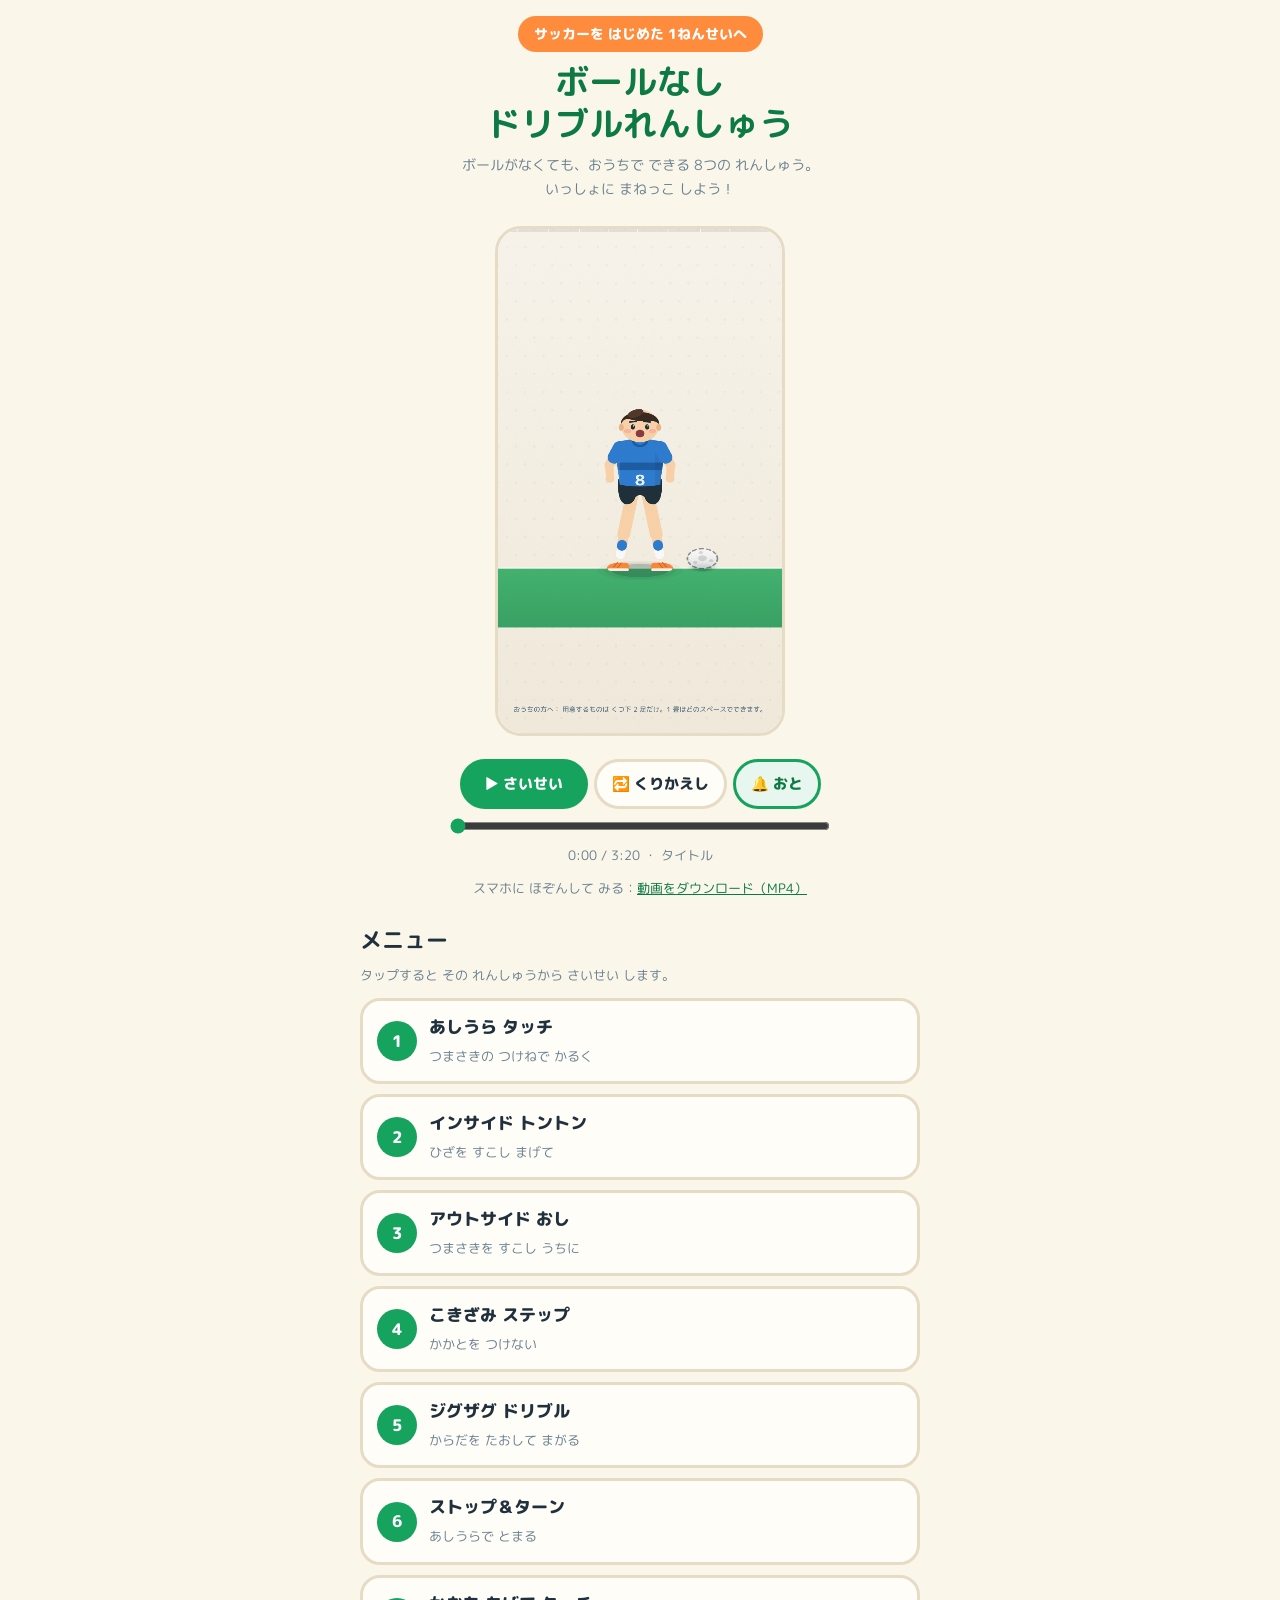
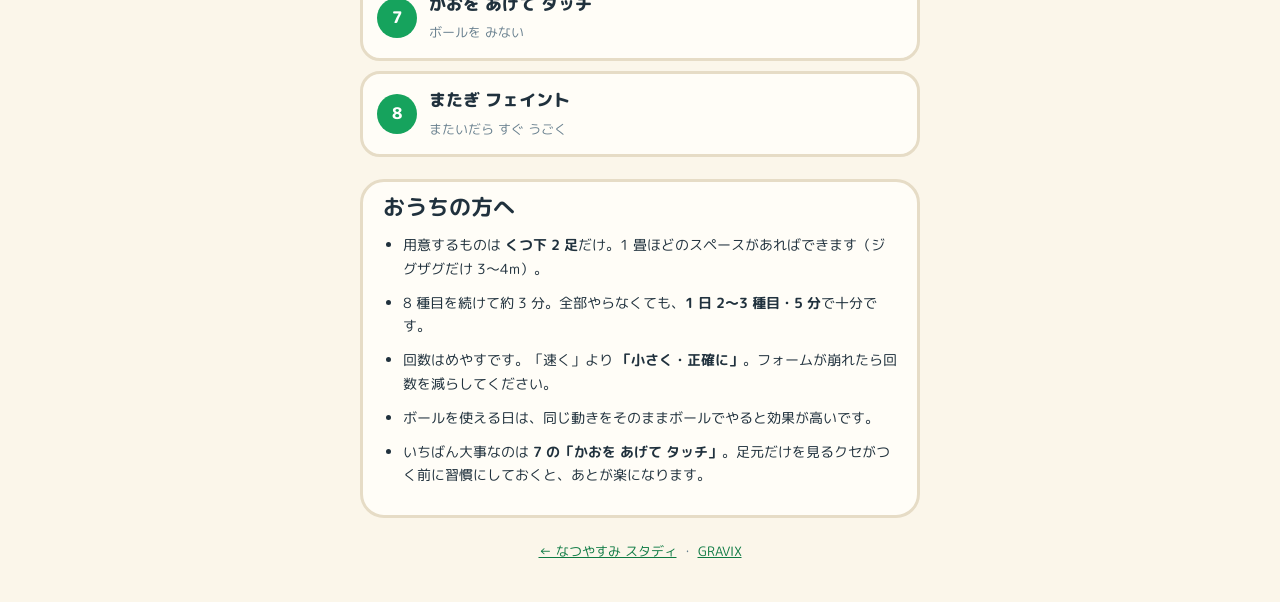
<file: soccer/index.html>
<!doctype html>
<html lang="ja">
<head>
<meta charset="utf-8">
<meta name="viewport" content="width=device-width, initial-scale=1, viewport-fit=cover">
<title>ボールなし ドリブルれんしゅう</title>
<meta name="description" content="小学1年生・サッカーをはじめて1か月。ボールがなくてもできるドリブル練習8種目を、動画とアニメーションで。">
<meta name="theme-color" content="#16a35d">
<link rel="icon" href="data:image/svg+xml,%3Csvg xmlns='http://www.w3.org/2000/svg' viewBox='0 0 32 32'%3E%3Ctext y='26' font-size='26'%3E⚽%3C/text%3E%3C/svg%3E">
<link rel="preconnect" href="https://fonts.gstatic.com" crossorigin>
<link href="https://fonts.googleapis.com/css2?family=M+PLUS+Rounded+1c:wght@500;800&display=swap" rel="stylesheet">
<link rel="stylesheet" href="css/soccer.css">
</head>
<body>
<header class="top">
  <p class="eyebrow">サッカーを はじめた 1ねんせいへ</p>
  <h1>ボールなし<br>ドリブルれんしゅう</h1>
  <p class="lead">ボールがなくても、おうちで できる 8つの れんしゅう。<br>いっしょに まねっこ しよう！</p>
</header>

<main>
  <section class="player">
    <div class="screen">
      <canvas id="stage" width="720" height="1280" aria-label="れんしゅうの アニメーション"></canvas>
    </div>
    <div class="bar">
      <button id="play" class="btn primary" type="button">▶︎ さいせい</button>
      <button id="loop" class="btn" type="button" aria-pressed="false">🔁 くりかえし</button>
      <button id="sound" class="btn" type="button" aria-pressed="true">🔔 おと</button>
    </div>
    <input id="seek" class="seek" type="range" min="0" max="1000" value="0" step="1" aria-label="さいせい いち">
    <p class="time"><span id="now">0:00</span> / <span id="total">0:00</span> ・ <span id="chapter">タイトル</span></p>
    <p class="dl">スマホに ほぞんして みる：<a id="mp4" href="video/dribble-noball.mp4" download>動画をダウンロード（MP4）</a></p>
  </section>

  <section class="menu">
    <h2>メニュー</h2>
    <p class="hint">タップすると その れんしゅうから さいせい します。</p>
    <ol id="list"></ol>
  </section>

  <section class="notes">
    <h2>おうちの方へ</h2>
    <ul>
      <li>用意するものは <b>くつ下 2 足</b>だけ。1 畳ほどのスペースがあればできます（ジグザグだけ 3〜4m）。</li>
      <li>8 種目を続けて約 3 分。全部やらなくても、<b>1 日 2〜3 種目・5 分</b>で十分です。</li>
      <li>回数はめやすです。「速く」より <b>「小さく・正確に」</b>。フォームが崩れたら回数を減らしてください。</li>
      <li>ボールを使える日は、同じ動きをそのままボールでやると効果が高いです。</li>
      <li>いちばん大事なのは <b>7 の「かおを あげて タッチ」</b>。足元だけを見るクセがつく前に習慣にしておくと、あとが楽になります。</li>
    </ul>
  </section>
</main>

<footer>
  <a href="../">← なつやすみ スタディ</a> ・ <a href="../game/">GRAVIX</a>
</footer>

<script src="js/drills.js"></script>
<script src="js/draw.js"></script>
<script src="js/scenes.js"></script>
<script src="js/moves.js"></script>
<script src="js/story.js"></script>
<script src="js/player.js"></script>
</body>
</html>
</file>
<file: css/style.css>
/* ===== まいにち スタディ =====
   配色は SHOP.themes が :root に流し込む 7つの変数で決まる。
   --bg --bg2 --ink --ink-soft --orange --orange-d --card
   それ以外の色・影・罫線は そこから 派生させるので、12テーマ すべてで成立する。 */
:root {
  /* テーマが差しかえる（名前を変えないこと） */
  --bg: #fff7ec;
  --bg2: #ffe9cf;
  --ink: #2f2417;
  --ink-soft: #7a6a55;
  --orange: #ff8a3d;
  --orange-d: #ef6c1a;
  --card: #ffffff;

  /* 意味を持つ固定色 */
  --blue: #3a9bf5;
  --green: #2fb457;
  --green-d: #1f8f43;
  --red: #f2545b;
  --purple: #a06bff;

  /* 派生（color-mix 非対応ブラウザ用の フォールバック） */
  --line: rgba(0, 0, 0, .09);
  --tint: rgba(255, 138, 61, .10);
  --ring: 0 0 0 4px rgba(255, 138, 61, .38);
  --ink-faint: rgba(0, 0, 0, .45);
  --grid: rgba(0, 0, 0, .055);      /* 方眼ノートの線 */
  --sheen: rgba(255, 255, 255, .72); /* もちもちボタンの ハイライト */

  /* 奥行き */
  --shadow: 0 1px 2px rgba(30, 20, 8, .05), 0 6px 16px rgba(30, 20, 8, .09);
  --shadow-lg: 0 2px 6px rgba(30, 20, 8, .07), 0 18px 36px rgba(30, 20, 8, .14);

  /* かたち・余白（まるっと やわらかく） */
  --r-sm: 14px; --r-md: 18px; --r-lg: 24px; --r-xl: 30px;
  --s1: 6px; --s2: 10px; --s3: 14px; --s4: 18px; --s5: 24px; --s6: 32px;

  /* 文字 */
  --font: "Hiragino Maru Gothic ProN", "Hiragino Maru Gothic Pro", "Yu Gothic",
          "Meiryo", system-ui, -apple-system, sans-serif;
  --t-xs: 12px; --t-sm: 14px; --t-md: 16px; --t-lg: 18px;
  --t-xl: 22px; --t-2xl: 28px; --t-3xl: 36px; --t-4xl: 44px;
}
@supports (color: color-mix(in srgb, red, blue)) {
  :root {
    --line: color-mix(in srgb, var(--ink) 13%, transparent);
    --tint: color-mix(in srgb, var(--orange) 12%, transparent);
    --ring: 0 0 0 4px color-mix(in srgb, var(--orange) 40%, transparent);
    --ink-faint: color-mix(in srgb, var(--ink) 55%, transparent);
    --grid: color-mix(in srgb, var(--ink) 8%, transparent);
    --sheen: color-mix(in srgb, var(--card) 75%, transparent);
  }
}

* { box-sizing: border-box; -webkit-tap-highlight-color: transparent; }
html, body { margin: 0; height: 100%; }
/* ボタンを つづけて タップしても ブラウザが ダブルタップ拡大しない（ピンチ拡大は できる） */
html { touch-action: manipulation; }
body {
  font-family: var(--font);
  color: var(--ink);
  background: linear-gradient(180deg, var(--bg) 0%, var(--bg2) 100%);
  background-attachment: fixed;
  overscroll-behavior: none;
  -webkit-font-smoothing: antialiased;
  font-size: var(--t-md);
}
/* 自由帳の 方眼 */
body::before {
  content: ""; position: fixed; inset: 0; pointer-events: none; z-index: 0;
  background-image:
    linear-gradient(var(--grid) 1px, transparent 1px),
    linear-gradient(90deg, var(--grid) 1px, transparent 1px);
  background-size: 28px 28px;
  opacity: .85;
}
/* なつの日ざしの にじみ（画面ぜんたいに ふわっと。円に 見えないよう 大きく ぼかす） */
body::after {
  content: ""; position: fixed; inset: 0; pointer-events: none; z-index: 0;
  /* 減衰を 画面の外まで のばして、輪郭が 見えないようにする */
  background:
    radial-gradient(180% 100% at 0% -30%, color-mix(in srgb, var(--orange) 7%, transparent), transparent 100%),
    radial-gradient(150% 90% at 100% -20%, color-mix(in srgb, var(--blue) 5%, transparent), transparent 100%);
}
@supports not (color: color-mix(in srgb, red, blue)) {
  body::after { background: radial-gradient(180% 100% at 0% -30%, var(--tint), transparent 100%); }
}
#app { position: relative; z-index: 1; max-width: 720px; margin: 0 auto; min-height: 100%; display: flex; flex-direction: column; }

/* キーボード操作の目印（アクセシビリティ） */
:where(button, select, [tabindex]):focus-visible { outline: none; box-shadow: var(--ring), var(--shadow); }

/* ===== もちもち（押しごこち）=====
   ボタン類は 下に あつみ（かたい影）を もたせて、押すと しずむ。
   カード類は ふわっと 浮かせる。この2つで 役わりを 見わける。 */
.pressable, .card, .big-btn, .icon-btn, .key, .choice, .tile, .chip,
.shop-tab, .shop-btn, .seg-btn, .memo-toggle, .speak-btn, .speak-inline {
  transition: transform .1s cubic-bezier(.3,1.4,.5,1), box-shadow .12s ease, background-color .14s ease;
}
.mochi, .big-btn, .key, .choice, .tile, .chip, .icon-btn, .memo-toggle {
  --edge: var(--line);
  box-shadow: 0 4px 0 var(--edge), var(--shadow);
}
.mochi:active, .big-btn:active, .key:active, .choice:active,
.tile:active, .chip:active, .icon-btn:active, .memo-toggle:active {
  transform: translateY(4px); box-shadow: 0 0 0 var(--edge), 0 2px 6px rgba(30,20,8,.10);
}
.card:active { transform: translateY(3px) scale(.985); box-shadow: 0 2px 8px rgba(30,20,8,.10); }
@supports (color: color-mix(in srgb, red, blue)) {
  .big-btn { --edge: color-mix(in srgb, var(--orange-d) 78%, #000 14%); }
  .big-btn.green { --edge: color-mix(in srgb, var(--green-d) 82%, #000 12%); }
  .big-btn.blue { --edge: color-mix(in srgb, var(--blue) 62%, #000 22%); }
  .big-btn.red-btn { --edge: color-mix(in srgb, var(--red) 62%, #000 22%); }
  .big-btn.ghost, .key, .choice, .tile, .chip, .icon-btn, .memo-toggle { --edge: color-mix(in srgb, var(--ink) 12%, transparent); }
  .tile.accent { --edge: color-mix(in srgb, var(--blue) 62%, #000 22%); }
  .tile.warn { --edge: color-mix(in srgb, var(--red) 62%, #000 22%); }
  .key.ok { --edge: color-mix(in srgb, var(--green-d) 82%, #000 12%); }
}
@media (prefers-reduced-motion: reduce) {
  * { animation-duration: .01ms !important; animation-iteration-count: 1 !important; transition-duration: .01ms !important; }
}

/* ===== ヘッダー ===== */
.topbar {
  position: sticky; top: 0; z-index: 20;
  display: flex; align-items: center; gap: var(--s2);
  padding: var(--s2) var(--s3);
  padding-top: max(var(--s2), env(safe-area-inset-top));
  background: color-mix(in srgb, var(--bg) 82%, transparent);
  backdrop-filter: blur(12px) saturate(1.2);
  border-bottom: 1px solid var(--line);
}
@supports not (color: color-mix(in srgb, red, blue)) { .topbar { background: var(--bg); } }
.icon-btn {
  border: 1px solid var(--line); background: var(--card); color: var(--ink);
  width: 44px; height: 44px; border-radius: var(--r-md);
  font-size: 20px; line-height: 1; box-shadow: var(--shadow); cursor: pointer;
  display: grid; place-items: center; flex: none;
}
.grade-pill {
  background: var(--orange); color: #fff; font-weight: 800; font-size: var(--t-sm);
  padding: 9px 14px; border-radius: 999px; white-space: nowrap;
  box-shadow: 0 2px 8px color-mix(in srgb, var(--orange) 45%, transparent);
}
.stats { margin-left: auto; display: flex; gap: var(--s1); }
.stat {
  background: var(--card); border: 1px solid var(--line); border-radius: var(--r-sm);
  padding: 8px 10px; font-weight: 800; font-size: var(--t-sm);
  box-shadow: var(--shadow); font-variant-numeric: tabular-nums; white-space: nowrap;
}
.stat b { font-size: var(--t-md); }
/* コインが ふえたら ぴょこっと */
@keyframes bump { 0%,100% { transform: none; } 35% { transform: scale(1.28) rotate(-6deg); } }
.stat.bumped { animation: bump .45s ease; }

/* ===== 画面共通 ===== */
main { flex: 1; padding: var(--s4) var(--s3) var(--s6); }
.title { font-size: var(--t-2xl); font-weight: 900; margin: var(--s1) 2px var(--s3); letter-spacing: .01em; text-wrap: balance; }
.subtitle { color: var(--ink-soft); margin: calc(-1 * var(--s2)) 2px var(--s3); font-size: var(--t-sm); line-height: 1.6; }
/* 見出しは ノートに はった マスキングテープ ふう */
.section-label {
  display: flex; align-items: center; gap: var(--s2);
  font-size: var(--t-xs); font-weight: 800; color: var(--ink-soft);
  letter-spacing: .12em; margin: var(--s5) 2px var(--s3);
}
.section-label::before {
  content: ""; width: 30px; height: 14px; flex: none; border-radius: 3px;
  background: repeating-linear-gradient(45deg, var(--tint) 0 5px, transparent 5px 10px), var(--tint);
  border: 1px solid var(--line); transform: rotate(-7deg);
}
.section-label::after { content: ""; flex: 1; height: 2px; border-radius: 2px; background: var(--line); }

.grid { display: grid; gap: var(--s3); grid-template-columns: repeat(2, 1fr); }
.card {
  background: var(--card); border: 1px solid var(--line); border-radius: var(--r-xl);
  padding: var(--s5) var(--s3); box-shadow: var(--shadow); cursor: pointer; text-align: center;
  color: var(--ink); font-family: inherit; position: relative; overflow: hidden;
}
.card::after {   /* うっすら 上からの光 */
  content: ""; position: absolute; inset: 0 0 auto; height: 46%; border-radius: inherit;
  background: linear-gradient(180deg, var(--tint), transparent); pointer-events: none;
}
.hero {
  background:
    radial-gradient(120% 140% at 100% 0%, var(--tint), transparent 60%),
    var(--card);
}
/* カードは ぽんっと 出てくる（順番に すこしずつ） */
@keyframes popIn { from { opacity: 0; transform: translateY(12px) scale(.94); } to { opacity: 1; transform: none; } }
.grid .card { animation: popIn .34s cubic-bezier(.2, .9, .3, 1.25) backwards; }
.grid .card:nth-child(2) { animation-delay: .05s; }
.grid .card:nth-child(3) { animation-delay: .1s; }
.grid .card:nth-child(4) { animation-delay: .15s; }
.card .emoji { font-size: 42px; display: block; margin-bottom: var(--s2); line-height: 1; filter: drop-shadow(0 3px 4px rgba(0,0,0,.14)); }
.card .name { display: block; font-size: var(--t-lg); font-weight: 900; }
.card .desc { display: block; font-size: var(--t-xs); color: var(--ink-soft); margin-top: 4px; line-height: 1.5; }

/* 中くらいの モードタイル（タイムアタック・かきとり） */
.tile-row { display: grid; grid-template-columns: repeat(2, 1fr); gap: var(--s3); }
.tile {
  position: relative; overflow: hidden;   /* つやの ::before を タイルの中に とどめる */
  display: flex; align-items: center; gap: var(--s1); text-align: left;
  border: 1px solid var(--line); border-radius: var(--r-lg); padding: var(--s3) var(--s2);
  background: var(--card); color: var(--ink); box-shadow: var(--shadow);
  cursor: pointer; font-family: inherit; min-width: 0;
}
.tile .t-emoji { font-size: 22px; line-height: 1; flex: none; }
.tile .t-name { font-size: 15px; font-weight: 900; display: block; line-height: 1.25; white-space: nowrap; }
.tile .t-sub { font-size: 11px; color: var(--ink-soft); display: block; margin-top: 2px; line-height: 1.3; }
.tile.full { grid-column: 1 / -1; }
.tile.accent { background: var(--blue); color: #fff; border-color: transparent; }
.tile.accent .t-sub { color: rgba(255,255,255,.85); }
.tile.warn { background: var(--red); color: #fff; border-color: transparent; }
.tile.warn .t-sub { color: rgba(255,255,255,.85); }

/* 小さい ユーティリティチップ */
.chip-row { display: flex; gap: var(--s2); flex-wrap: wrap; margin-top: var(--s3); }
.chip {
  flex: 1 1 0; min-width: 120px; display: inline-flex; align-items: center; justify-content: center; gap: 6px;
  border: 1px solid var(--line); background: var(--card); color: var(--ink);
  border-radius: 999px; padding: 12px 14px; font-weight: 800; font-size: var(--t-sm);
  box-shadow: var(--shadow); cursor: pointer; font-family: inherit;
}

/* 大きいボタン */
.big-btn {
  position: relative; display: block; width: 100%; border: none; border-radius: var(--r-lg);
  background: var(--orange); color: #fff; font-size: var(--t-xl); font-weight: 900;
  padding: 16px; cursor: pointer; margin-top: var(--s3); font-family: inherit;
  text-shadow: 0 1px 0 rgba(0, 0, 0, .14); overflow: hidden;
}
/* うわ面の つや（もちもち感） */
.big-btn::before, .tile.accent::before, .tile.warn::before, .key.ok::before {
  content: ""; position: absolute; left: 8%; right: 8%; top: 5px; height: 34%;
  border-radius: 999px; background: linear-gradient(180deg, rgba(255,255,255,.42), transparent);
  pointer-events: none;
}
.big-btn.green { background: var(--green); }
.big-btn.blue { background: var(--blue); }
.big-btn.ghost { background: var(--card); color: var(--ink); text-shadow: none; }
.big-btn.ghost::before { display: none; }
.big-btn.red-btn { background: var(--red); }

/* むずかしさ 切替（セグメント） */
.diff-select { display: flex; flex-direction: column; gap: var(--s1); margin: 2px 2px var(--s3); }
.diff-label { font-weight: 800; color: var(--ink-soft); font-size: var(--t-xs); letter-spacing: .1em; }
.seg {
  display: flex; width: 100%; background: var(--card); border: 1px solid var(--line);
  border-radius: var(--r-md); padding: 4px; box-shadow: var(--shadow); gap: 4px;
}
.seg-btn {
  flex: 1; border: none; background: transparent; color: var(--ink-soft); font-weight: 800;
  font-size: var(--t-sm); padding: 10px 4px; border-radius: var(--r-sm); cursor: pointer;
  white-space: nowrap; font-family: inherit;
}
.seg-btn.on { background: var(--orange); color: #fff; box-shadow: 0 2px 8px color-mix(in srgb, var(--orange) 40%, transparent); }

/* ホームのあいさつ */
.hero {
  display: flex; align-items: center; gap: var(--s3); margin: 0 2px var(--s3);
  background: var(--card); border: 1px solid var(--line); border-radius: var(--r-xl);
  padding: var(--s3); box-shadow: var(--shadow);
}
.hero-avatar {
  font-size: 34px; width: 58px; height: 58px; flex: none; line-height: 1;
  background: var(--tint); border: 2px solid var(--card); border-radius: 44% 56% 52% 48% / 52% 48% 56% 44%;
  display: grid; place-items: center; box-shadow: 0 3px 10px rgba(0,0,0,.10);
  animation: bob 3.4s ease-in-out infinite;
}
@keyframes bob {
  0%, 100% { transform: translateY(0) rotate(-3deg); }
  50% { transform: translateY(-5px) rotate(3deg); }
}
.hero-text { min-width: 0; }
.hero-hello { font-size: var(--t-lg); font-weight: 900; }
.hero-sub { font-size: var(--t-xs); color: var(--ink-soft); margin-top: 3px; }

/* グレード選択 */
.grade-choose { display: grid; gap: var(--s3); margin-top: var(--s2); }
.grade-card { padding: var(--s6) var(--s5); }
.grade-card .emoji { font-size: 56px; }

/* ===== クイズ画面 ===== */
.quiz-head { display: flex; align-items: center; gap: var(--s2); margin-bottom: var(--s3); }
.progress { flex: 1; height: 12px; background: var(--card); border: 1px solid var(--line); border-radius: 999px; overflow: hidden; }
.progress > i { display: block; height: 100%; background: linear-gradient(90deg, var(--green), var(--green-d)); width: 0; transition: width .35s cubic-bezier(.3,1,.5,1); }
.qnum { font-weight: 800; color: var(--ink-soft); font-size: var(--t-sm); font-variant-numeric: tabular-nums; white-space: nowrap; }

/* タイムアタックのタイマー */
.ta-bar { flex: 1; height: 14px; background: var(--card); border: 1px solid var(--line); border-radius: 999px; overflow: hidden; }
.ta-bar > i { display: block; height: 100%; background: linear-gradient(90deg, var(--green), #ffd23d 55%, var(--red)); width: 100%; transition: width .12s linear; }
.ta-sec { min-width: 38px; text-align: right; font-size: var(--t-xl); color: var(--orange-d); font-variant-numeric: tabular-nums; }
.ta-sec.urgent { color: var(--red); animation: pulse .6s infinite; }
@keyframes pulse { 50% { transform: scale(1.22); } }
.combo { text-align: center; font-weight: 900; color: var(--orange-d); min-height: 22px; margin: 4px 0 2px; font-size: var(--t-sm); }

.question-card {
  position: relative; background: var(--card); border: 1px solid var(--line);
  border-radius: var(--r-xl); box-shadow: var(--shadow-lg);
  padding: var(--s5) var(--s4); text-align: center; margin-bottom: var(--s3);
  min-height: 112px;   /* 🔊 と 🐢 の 2つの ボタンが はみださない 高さ */
}
.question-card .prompt { font-size: var(--t-sm); color: var(--ink-soft); margin-bottom: var(--s2); padding: 0 40px; font-weight: 700; }
.question-card .q { font-size: var(--t-3xl); font-weight: 900; line-height: 1.35; word-break: break-word; padding: 0 40px; }
.question-card .q.small { font-size: var(--t-xl); }
.question-card svg { max-width: 210px; height: auto; margin: var(--s1) auto 0; display: block; }

/* よみあげボタン */
.speak-btn {
  position: absolute; top: 10px; right: 10px; border: 1px solid var(--line);
  background: var(--tint); width: 40px; height: 40px; border-radius: var(--r-sm);
  font-size: 18px; cursor: pointer; line-height: 1; display: grid; place-items: center;
}
.speak-btn.slow { top: 56px; }
.choice { -webkit-user-select: none; user-select: none; -webkit-touch-callout: none; }
.choice.reading { outline: 3px solid var(--blue); outline-offset: 2px; }
.choice-hint { text-align: center; font-size: var(--t-xs); color: var(--ink-soft); margin: var(--s1) 0 0; }
.speak-inline { border: 1px solid var(--line); background: var(--tint); border-radius: 999px; padding: 4px 12px; font-size: var(--t-sm); cursor: pointer; font-family: inherit; color: var(--ink); }

/* こたえ入力 */
.answer-box {
  min-height: 62px; background: var(--card); border: 2px dashed var(--orange);
  border-radius: var(--r-md); font-size: var(--t-3xl); font-weight: 900;
  display: flex; align-items: center; justify-content: center; margin-bottom: var(--s3);
  color: var(--ink); font-variant-numeric: tabular-nums;
}
.keypad { display: grid; grid-template-columns: repeat(3, 1fr); gap: var(--s2); }
.key {
  position: relative; overflow: hidden;   /* つやの ::before を キーの中に とどめる */
  border: 1px solid var(--line); background: var(--card); color: var(--ink);
  border-radius: var(--r-md); font-size: var(--t-2xl); font-weight: 800;
  padding: 14px 0; box-shadow: var(--shadow); cursor: pointer; font-family: inherit;
  font-variant-numeric: tabular-nums;
}
.key.del { background: color-mix(in srgb, var(--red) 12%, var(--card)); }
.key.ok { background: var(--green); color: #fff; grid-column: span 3; border-color: transparent; }

/* えらぶ（選択肢） */
.choices { display: grid; grid-template-columns: repeat(2, 1fr); gap: var(--s2); }
.choice {
  border: 1px solid var(--line); background: var(--card); color: var(--ink);
  border-radius: var(--r-lg); font-size: var(--t-xl); font-weight: 800;
  padding: 20px 10px; box-shadow: var(--shadow); cursor: pointer; font-family: inherit;
}
.choice.correct { background: var(--green); color: #fff; border-color: transparent; animation: pop .3s ease; }
.choice.wrong { background: var(--red); color: #fff; border-color: transparent; animation: shake .3s ease; }
@keyframes pop { 50% { transform: scale(1.05); } }
@keyframes shake { 25% { transform: translateX(-5px); } 75% { transform: translateX(5px); } }

/* フィードバック */
.feedback { text-align: center; font-size: var(--t-xl); font-weight: 900; min-height: 34px; margin-top: var(--s2); }
.feedback.ok { color: var(--green-d); }
.feedback.ng { color: var(--red); }

/* かいせつ */
.explain {
  background: var(--card); border: 1px solid var(--line); border-left: 6px solid var(--orange);
  border-radius: var(--r-lg); box-shadow: var(--shadow-lg);
  padding: var(--s4); margin-top: var(--s2); animation: explainIn .22s ease-out;
}
@keyframes explainIn { from { opacity: 0; transform: translateY(8px); } to { opacity: 1; transform: none; } }
.explain-head { display: flex; align-items: center; gap: var(--s2); font-weight: 900; color: var(--orange-d); margin-bottom: var(--s2); font-size: var(--t-sm); letter-spacing: .06em; }
.explain-ans { font-size: var(--t-lg); font-weight: 800; margin-bottom: var(--s2); }
.explain-ans b { color: var(--green-d); font-size: var(--t-xl); }
.explain-body { font-size: var(--t-md); line-height: 1.8; }
.explain-compare { display: grid; grid-template-columns: repeat(auto-fit, minmax(130px, 1fr)); gap: var(--s2); margin-bottom: var(--s3); }
.cmp { border-radius: var(--r-sm); padding: var(--s2) var(--s3); display: flex; flex-direction: column; gap: 2px; border: 2px solid; }
.cmp.ng { border-color: color-mix(in srgb, var(--red) 45%, transparent); background: color-mix(in srgb, var(--red) 7%, var(--card)); }
.cmp.ok { border-color: color-mix(in srgb, var(--green) 55%, transparent); background: color-mix(in srgb, var(--green) 9%, var(--card)); }
.cmp-l { font-size: var(--t-xs); font-weight: 800; color: var(--ink-soft); }
.cmp-v { font-size: var(--t-xl); font-weight: 900; word-break: break-word; }
.cmp.ng .cmp-v { color: var(--red); text-decoration: line-through; text-decoration-thickness: 2px; }
.cmp.ok .cmp-v { color: var(--green-d); }
.explain-tag { display: block; font-size: var(--t-xs); font-weight: 900; color: var(--orange-d); letter-spacing: .05em; margin-bottom: 4px; }
.explain-hint {
  background: color-mix(in srgb, var(--blue) 9%, var(--card)); border-radius: var(--r-sm);
  padding: var(--s2) var(--s3); margin-bottom: var(--s3); line-height: 1.7; font-weight: 700;
}
.explain-steps { margin: 0 0 var(--s2); padding: 0; list-style: none; counter-reset: step; }
.explain-steps li {
  counter-increment: step; position: relative; padding: 6px 0 6px 38px; line-height: 1.75;
  border-bottom: 1px dashed var(--line);
}
.explain-steps li:last-child { border-bottom: 0; font-weight: 800; }
.explain-steps li::before {
  content: counter(step); position: absolute; left: 0; top: 7px; width: 26px; height: 26px; border-radius: 50%;
  background: var(--orange); color: #fff; font-weight: 900; font-size: var(--t-sm);
  display: grid; place-items: center;
}
.explain-point {
  margin-top: var(--s2); padding: var(--s2) var(--s3); border-radius: var(--r-sm);
  background: color-mix(in srgb, #ffd23d 22%, var(--card)); line-height: 1.7;
}

/* きょうの めあて */
.goal-card {
  display: flex; gap: var(--s3); align-items: stretch; background: var(--card); border: 1px solid var(--line);
  border-radius: var(--r-lg); box-shadow: var(--shadow); padding: var(--s3) var(--s4); margin-bottom: var(--s3);
}
.goal-card.clear { border-color: color-mix(in srgb, var(--green) 50%, transparent); background: color-mix(in srgb, var(--green) 8%, var(--card)); }
.goal-main { flex: 1; min-width: 0; }
.goal-title { font-weight: 900; font-size: var(--t-lg); }
.goal-sub { font-size: var(--t-sm); color: var(--ink-soft); margin-top: 2px; }
.goal-sub b { color: var(--orange-d); }
.goal-dots { display: flex; gap: 6px; margin-top: var(--s2); flex-wrap: wrap; }
.goal-dots i { width: 22px; height: 22px; border-radius: 50%; border: 3px solid var(--line); }
.goal-dots i.on { background: var(--orange); border-color: var(--orange-d); }
.goal-card.clear .goal-dots i.on { background: var(--green); border-color: var(--green-d); }
.goal-rec {
  flex: 0 0 auto; display: flex; flex-direction: column; align-items: center; justify-content: center; gap: 2px;
  min-width: 84px; border: 0; border-radius: var(--r-md); background: var(--tint); color: var(--ink);
  font-family: inherit; cursor: pointer; padding: var(--s2);
}
.goal-rec:active { transform: translateY(2px); }
.goal-rec-label { font-size: var(--t-xs); font-weight: 900; color: var(--orange-d); }
.goal-rec-emoji { font-size: 28px; line-height: 1.1; }
.goal-rec-name { font-size: var(--t-sm); font-weight: 800; }
.file-btn { display: block; text-align: center; cursor: pointer; }

/* けいさん用メモ */
.memo-toggle {
  display: block; width: 100%; border: 1px solid var(--line); border-radius: var(--r-md); margin-top: var(--s3);
  background: var(--card); color: var(--ink); font-weight: 800; font-size: var(--t-sm);
  padding: 12px; box-shadow: var(--shadow); cursor: pointer; font-family: inherit;
}

/* けいさんメモ：ぜんがめんシート（ブラウザの ズーム・スクロールと 切りはなす） */
html.memo-lock, html.memo-lock body { overflow: hidden; }
.memo-sheet {
  position: fixed; inset: 0; z-index: 60; display: flex; flex-direction: column;
  background: var(--bg); touch-action: none; overscroll-behavior: none;
  -webkit-user-select: none; user-select: none; -webkit-touch-callout: none;
  padding: env(safe-area-inset-top) env(safe-area-inset-right) env(safe-area-inset-bottom) env(safe-area-inset-left);
}
.memo-sheet[hidden] { display: none; }
.memo-top { display: flex; align-items: center; gap: var(--s2); padding: var(--s2) 16px; background: var(--card); border-bottom: 1px solid var(--line); }
.memo-q { flex: 1; min-width: 0; display: flex; align-items: center; gap: var(--s2); flex-wrap: wrap; font-weight: 800; }
.memo-q-p { font-size: var(--t-xs); color: var(--ink-soft); }
.memo-q-t { font-size: var(--t-lg); }
.memo-q-svg svg { height: 64px; width: auto; display: block; }
.memo-close {
  flex: 0 0 auto; border: 0; border-radius: var(--r-md); background: var(--green); color: #fff;
  font-family: inherit; font-weight: 900; font-size: var(--t-sm); padding: 12px 14px; cursor: pointer;
  box-shadow: 0 3px 0 var(--green-d);
}
.memo-close:active { transform: translateY(3px); box-shadow: none; }
.memo-stage { position: relative; flex: 1; min-height: 0; overflow: hidden; background: #d9d2c6; touch-action: none; cursor: crosshair; }
.memo-stage[data-tool="hand"] { cursor: grab; }
.memo-stage[data-tool="eraser"] { cursor: cell; }
.memo-layer { position: absolute; inset: 0; width: 100%; height: 100%; display: block; }
.memo-zoom { position: absolute; right: 10px; top: 10px; display: flex; flex-direction: column; gap: 6px; z-index: 2; }
.memo-zbtn {
  width: 48px; height: 44px; border: 1px solid var(--line); border-radius: var(--r-sm); background: var(--card);
  color: var(--ink); font-family: inherit; font-weight: 900; font-size: 22px; box-shadow: var(--shadow); cursor: pointer;
}
.memo-zbtn.memo-pct { font-size: var(--t-xs); }
.memo-help {
  position: absolute; left: 50%; bottom: 14px; transform: translateX(-50%); z-index: 2; pointer-events: none;
  background: rgba(47,36,23,.78); color: #fff; font-size: var(--t-xs); font-weight: 700;
  padding: 6px 12px; border-radius: 999px; white-space: nowrap; transition: opacity .3s;
}
.memo-help.gone { opacity: 0; }
.memo-tools {
  display: grid; grid-template-columns: repeat(7, 1fr); gap: 4px; padding: var(--s1) 8px calc(var(--s1) + 2px);
  background: var(--card); border-top: 1px solid var(--line);
}
.memo-tool {
  display: flex; flex-direction: column; align-items: center; gap: 2px; min-height: 52px; padding: 4px 0;
  border: 2px solid transparent; border-radius: var(--r-sm); background: transparent; color: var(--ink);
  font-family: inherit; font-size: 11px; font-weight: 800; cursor: pointer;
}
.memo-tool b { font-size: 20px; line-height: 24px; font-weight: 400; }
.memo-tool.on { border-color: var(--orange); background: var(--tint); }
.memo-dot { width: 22px; height: 22px; border-radius: 50%; display: block; margin: 1px 0; }

/* 結果画面 */
.result { text-align: center; padding-top: var(--s3); }
.result .big-emoji { font-size: 68px; line-height: 1; }
.result-card {
  background: var(--card); border: 1px solid var(--line); border-radius: var(--r-xl);
  box-shadow: var(--shadow-lg); padding: var(--s5) var(--s4); margin-bottom: var(--s3);
}
.score-ring { position: relative; width: 168px; height: 168px; margin: 0 auto var(--s3); }
.score-ring svg { width: 100%; height: 100%; transform: rotate(-90deg); }
.score-ring .track { fill: none; stroke: var(--line); stroke-width: 14; }
.score-ring .bar { fill: none; stroke: var(--green); stroke-width: 14; stroke-linecap: round; transition: stroke-dashoffset .9s cubic-bezier(.3,1,.5,1); }
.score-ring .ring-in {
  position: absolute; inset: 0; display: grid; place-content: center; gap: 2px;
}
.score-ring .ring-num { font-size: var(--t-4xl); font-weight: 900; line-height: 1; font-variant-numeric: tabular-nums; }
.score-ring .ring-sub { font-size: var(--t-xs); color: var(--ink-soft); font-weight: 800; }
.result .score { font-size: var(--t-xl); font-weight: 900; }
.result .reward { font-size: var(--t-md); margin: var(--s2) 0; line-height: 1.7; }
.badge-pop { font-size: var(--t-md); font-weight: 800; background: var(--tint); border-radius: var(--r-md); padding: 12px; margin: var(--s2) 0; }

/* バッジ一覧 */
.badge-list { display: grid; grid-template-columns: repeat(4, 1fr); gap: var(--s2); margin-top: var(--s2); }
.badge { background: var(--card); border: 1px solid var(--line); border-radius: var(--r-md); padding: 12px 6px; text-align: center; box-shadow: var(--shadow); }
.badge.locked { filter: grayscale(1); opacity: .38; }
.badge .b-emoji { font-size: 28px; line-height: 1; }
.badge .b-name { font-size: 10px; margin-top: 5px; font-weight: 800; line-height: 1.3; }

/* ショップ */
.shop-tabs { display: flex; gap: var(--s2); margin-bottom: var(--s3); }
.shop-tab {
  flex: 1; border: 1px solid var(--line); background: var(--card); color: var(--ink); font-weight: 800;
  font-size: var(--t-sm); padding: 12px; border-radius: var(--r-md); box-shadow: var(--shadow); cursor: pointer; font-family: inherit;
}
.shop-tab.on { background: var(--orange); color: #fff; border-color: transparent; }
.shop-grid { display: grid; grid-template-columns: repeat(3, 1fr); gap: var(--s2); }
.shop-item {
  background: var(--card); border: 1px solid var(--line); border-radius: var(--r-md);
  box-shadow: var(--shadow); padding: var(--s3) var(--s1); text-align: center;
}
.shop-item.active { border-color: var(--green); box-shadow: 0 0 0 2px color-mix(in srgb, var(--green) 35%, transparent), var(--shadow); }
.shop-emoji { font-size: 36px; line-height: 1; }
.shop-swatch { width: 44px; height: 44px; border-radius: 50%; margin: 0 auto; box-shadow: inset 0 0 0 1px var(--line); }
.shop-name { font-size: var(--t-xs); font-weight: 800; margin: var(--s1) 0; line-height: 1.35; }
.shop-btn { border: none; border-radius: var(--r-sm); font-size: var(--t-xs); font-weight: 800; padding: 8px 6px; width: 100%; cursor: pointer; font-family: inherit; }
.shop-btn.buy { background: var(--tint); color: var(--orange-d); }
.shop-btn.use { background: var(--blue); color: #fff; }
.shop-btn.using { background: var(--green); color: #fff; }

/* かきとり（手書きパッド） */
.pad-wrap {
  position: relative; width: 100%; max-width: 340px; margin: 0 auto var(--s3);
  aspect-ratio: 1 / 1; background: #fff; border: 1px solid var(--line); border-radius: var(--r-xl);
  box-shadow: var(--shadow-lg); overflow: hidden;
  background-image:
    linear-gradient(rgba(0,0,0,.07) 1px, transparent 1px),
    linear-gradient(90deg, rgba(0,0,0,.07) 1px, transparent 1px);
  background-size: 50% 50%, 50% 50%;
}
.pad-model {
  position: absolute; inset: 0; display: flex; align-items: center; justify-content: center;
  font-size: min(64vw, 240px); line-height: 1; color: #000; pointer-events: none;
  font-family: "Hiragino Mincho ProN", "Yu Mincho", serif; user-select: none;
}
.pad-model-svg, .pad-order-svg { position: absolute; inset: 0; width: 100%; height: 100%; pointer-events: none; }
.pad-model-svg path { fill: none; stroke: #000; stroke-width: 4.5; stroke-linecap: round; stroke-linejoin: round; }
.pad-order-svg path {
  fill: none; stroke: var(--orange); stroke-width: 5.5; stroke-linecap: round; stroke-linejoin: round;
  /* 線の長さ 1 ＋ すきま 2：書く まえの 位置（offset 1）で 見える 点が「終点」ではなく「書きはじめ」に くる */
  stroke-dasharray: 1 2; stroke-dashoffset: 1; opacity: 0;
}
.pad-canvas { position: absolute; inset: 0; width: 100%; height: 100%; touch-action: none; cursor: crosshair; }
.pad-order-svg circle { fill: var(--orange); stroke: #fff; stroke-width: 1.5; }

/* かきとり：メモと おなじ 全画面シート（ブラウザの ズーム・スクロールを 止める） */
html.write-lock, html.write-lock body { overflow: hidden; }
.write-sheet {
  position: fixed; inset: 0; z-index: 55; display: flex; flex-direction: column; gap: var(--s2);
  background: linear-gradient(180deg, var(--bg) 0%, var(--bg2) 100%);
  touch-action: none; overscroll-behavior: none; -webkit-user-select: none; user-select: none; -webkit-touch-callout: none;
  padding: calc(env(safe-area-inset-top) + 10px) calc(env(safe-area-inset-right) + 16px)
           calc(env(safe-area-inset-bottom) + 12px) calc(env(safe-area-inset-left) + 16px);
}
.write-top { display: flex; align-items: center; gap: var(--s2); }
.write-top .progress { flex: 1; }
.write-x {
  width: 44px; height: 44px; flex: 0 0 auto; border: 1px solid var(--line); border-radius: 50%;
  background: var(--card); color: var(--ink); font-size: 20px; font-weight: 900; cursor: pointer; font-family: inherit;
}
.write-info { display: flex; align-items: center; justify-content: center; gap: var(--s2); flex-wrap: wrap; font-size: var(--t-md); }
.write-set { font-weight: 800; color: var(--ink-soft); font-size: var(--t-sm); }
.write-stage { flex: 1; min-height: 0; display: flex; align-items: center; justify-content: center; }
.write-stage .pad-wrap { max-width: none; margin: 0; flex: 0 0 auto; }
.write-status {
  text-align: center; font-size: var(--t-md); font-weight: 800; min-height: 2.7em; line-height: 1.35;
}
.write-status.ok { color: var(--green-d); }
.write-status.ng { color: var(--red); }
.write-tools {
  display: grid; grid-template-columns: repeat(5, 1fr); gap: 4px; background: var(--card);
  border: 1px solid var(--line); border-radius: var(--r-md); padding: 4px;
}
.write-tools .memo-tool:disabled { opacity: .35; }
.write-done { margin: 0; }
@media (min-width: 720px) { .write-sheet > * { width: 100%; max-width: 640px; margin-left: auto; margin-right: auto; } }
.pad-controls { display: grid; grid-template-columns: 1fr 1fr; gap: var(--s2); max-width: 340px; margin: 0 auto 4px; }
.pad-controls-3 { grid-template-columns: repeat(3, 1fr); }
.pad-controls .key { padding: 12px 4px; font-size: var(--t-sm); }

/* ほごしゃ画面 */
.panel { background: var(--card); border: 1px solid var(--line); border-radius: var(--r-xl); box-shadow: var(--shadow); padding: var(--s4); margin-bottom: var(--s3); }
.panel h3 { margin: 0 0 var(--s2); font-size: var(--t-md); }
.stat-row { display: flex; justify-content: space-between; align-items: center; gap: var(--s2); padding: 9px 0; border-bottom: 1px solid var(--line); font-size: var(--t-sm); }
.stat-row:last-child { border-bottom: none; }
.stat-row b { font-variant-numeric: tabular-nums; }
.bar { height: 10px; background: var(--tint); border-radius: 999px; overflow: hidden; }
.bar > i { display: block; height: 100%; background: linear-gradient(90deg, var(--blue), color-mix(in srgb, var(--blue) 70%, var(--green))); }
.log-day { display: flex; gap: var(--s2); align-items: center; padding: 6px 0; font-size: var(--t-sm); }
.calendar { display: grid; grid-template-columns: repeat(7, 1fr); gap: 5px; }
.cal-cell { aspect-ratio: 1; border-radius: var(--r-sm); background: var(--tint); display: grid; place-items: center; font-size: var(--t-sm); color: var(--ink-soft); font-variant-numeric: tabular-nums; }
.cal-cell.done { background: color-mix(in srgb, var(--orange) 22%, var(--card)); color: var(--ink); }
.setting-row { display: flex; justify-content: space-between; align-items: center; gap: var(--s2); padding: 10px 0; font-size: var(--t-sm); }
select, .num-input {
  font-size: var(--t-sm); padding: 9px 10px; border-radius: var(--r-sm);
  border: 1px solid var(--line); background: var(--card); color: var(--ink); font-family: inherit; max-width: 62%;
}
.hint { color: var(--ink-soft); font-size: var(--t-xs); line-height: 1.7; }

/* 演出レイヤー */
.fx { position: fixed; inset: 0; pointer-events: none; z-index: 50; overflow: hidden; }
.confetti { position: absolute; width: 10px; height: 14px; border-radius: 3px; animation: fall 1.2s linear forwards; }
@keyframes fall {
  0% { transform: translateY(-30px) rotate(0); opacity: 1; }
  100% { transform: translateY(110vh) rotate(720deg); opacity: .9; }
}

/* すこし大きい画面では 余白と 列を ふやす */
@media (min-width: 560px) {
  main { padding: var(--s5) var(--s5) var(--s6); }
  .badge-list { grid-template-columns: repeat(5, 1fr); }
  .shop-grid { grid-template-columns: repeat(4, 1fr); }
  .question-card .q { font-size: var(--t-4xl); }
}
</file>
<file: game/css/game.css>
/* ===== GRAVIX =====
   学習アプリの css/style.css とは独立したトークン。共有しない。
   ここでの CSS の仕事は 3 つだけ：
   1) ページを「スクロールしない全画面の板」にする（iOS のゴムバンド／引っぱって更新を殺す）
   2) セーフエリアを尊重した DOM オーバーレイ（メニュー）を置く
   3) canvas を全画面フルブリードで敷く
   ゲーム中の数値表示は canvas 側。ここには無い。 */

:root {
  --bg: #06070f;
  --bg-2: #0c1022;
  --ink: #eaf2ff;
  --ink-soft: #8b9bc4;
  --cyan: #35e8ff;
  --magenta: #ff3d9a;
  --amber: #ffd23d;
  --line: rgba(120, 160, 220, .22);
  --panel: rgba(10, 14, 30, .82);
  --font: "Hiragino Sans", "Hiragino Kaku Gothic ProN", "Yu Gothic", "Meiryo",
          system-ui, -apple-system, sans-serif;
  --ease: cubic-bezier(.22, 1, .36, 1);
}

* { box-sizing: border-box; -webkit-tap-highlight-color: transparent; }

html, body {
  margin: 0;
  padding: 0;
  /* 100vh は iOS Safari では URL バーを無視した「大きいビューポート」なので使わない。
     dvh → -webkit-fill-available の順にフォールバックさせる。 */
  height: 100%;
  height: -webkit-fill-available;
  height: 100dvh;
  /* ページ自体を固定して、引っぱって更新・ゴムバンドスクロールを根元から止める */
  position: fixed;
  inset: 0;
  overflow: hidden;
  overscroll-behavior: none;
  background: var(--bg);
  color: var(--ink);
  font-family: var(--font);
  -webkit-user-select: none;
  user-select: none;
  -webkit-touch-callout: none;
  -webkit-font-smoothing: antialiased;
  text-rendering: optimizeLegibility;
}

/* セーフエリアの実寸プローブ（見えない） */
#safeprobe {
  position: fixed;
  top: 0; left: 0;
  width: 0; height: 0;
  visibility: hidden;
  pointer-events: none;
  padding: env(safe-area-inset-top) env(safe-area-inset-right)
           env(safe-area-inset-bottom) env(safe-area-inset-left);
}

#wrap {
  position: absolute;
  inset: 0;
  /* スクロール・ダブルタップズームを canvas 上で無効化 */
  touch-action: none;
}

#canvas {
  position: absolute;
  inset: 0;
  display: block;
  width: 100%;
  height: 100%;
}

/* ---------- DOM オーバーレイ（タイトル／ポーズ／リザルト／設定） ---------- */
#ui {
  position: absolute;
  inset: 0;
  display: flex;
  align-items: center;
  justify-content: center;
  pointer-events: none;             /* 空のときはタップを canvas に通す */
  padding: max(16px, env(safe-area-inset-top))   max(16px, env(safe-area-inset-right))
           max(16px, env(safe-area-inset-bottom)) max(16px, env(safe-area-inset-left));
}
#ui.active { pointer-events: auto; }

.panel {
  width: min(420px, 100%);
  max-height: 100%;
  overflow-y: auto;
  overscroll-behavior: contain;
  -webkit-overflow-scrolling: touch;
  touch-action: pan-y;              /* パネル内だけは縦スクロールを許す */
  background: var(--panel);
  border: 1px solid var(--line);
  border-radius: 22px;
  padding: 26px 22px;
  text-align: center;
  backdrop-filter: blur(14px);
  -webkit-backdrop-filter: blur(14px);
  box-shadow: 0 24px 60px rgba(0, 0, 0, .55);
  animation: rise .34s var(--ease) both;
}
@keyframes rise {
  from { opacity: 0; transform: translate3d(0, 22px, 0) scale(.97); }
  to   { opacity: 1; transform: none; }
}

.logo {
  margin: 0;
  font-size: clamp(40px, 14vw, 62px);
  font-weight: 800;
  letter-spacing: .14em;
  line-height: 1;
  background: linear-gradient(180deg, #ffffff 0%, var(--cyan) 55%, var(--magenta) 130%);
  -webkit-background-clip: text;
  background-clip: text;
  color: transparent;
}
.tagline { margin: 10px 0 0; color: var(--ink-soft); font-size: 14px; letter-spacing: .1em; }
.headline { margin: 0 0 4px; font-size: 26px; font-weight: 800; letter-spacing: .06em; }

.score-big {
  font-size: clamp(46px, 17vw, 74px);
  font-weight: 800;
  line-height: 1.05;
  font-variant-numeric: tabular-nums;
  color: var(--ink);
}
.score-label { color: var(--ink-soft); font-size: 12px; letter-spacing: .22em; margin-bottom: 2px; }
.newbest { color: var(--amber); font-weight: 800; letter-spacing: .14em; font-size: 14px; margin-top: 6px; }

.stats {
  display: grid;
  grid-template-columns: repeat(3, 1fr);
  gap: 8px;
  margin: 18px 0 6px;
}
.stat { background: rgba(255, 255, 255, .05); border-radius: 12px; padding: 9px 4px; }
.stat b { display: block; font-size: 19px; font-variant-numeric: tabular-nums; }
.stat span { display: block; font-size: 10px; color: var(--ink-soft); letter-spacing: .12em; margin-top: 2px; }

.btn {
  -webkit-appearance: none;
  appearance: none;
  display: block;
  width: 100%;
  margin-top: 12px;
  padding: 15px 18px;
  min-height: 52px;                 /* タップ領域を 44px 以上に */
  border: 0;
  border-radius: 15px;
  font: inherit;
  font-size: 17px;
  font-weight: 800;
  letter-spacing: .1em;
  color: #04121a;
  background: linear-gradient(180deg, #7ff4ff, var(--cyan));
  box-shadow: 0 5px 0 #1d8ea3, 0 12px 26px rgba(53, 232, 255, .28);
  cursor: pointer;
  touch-action: manipulation;       /* ダブルタップズームだけ止める（タップは即応） */
  transition: transform .09s ease, box-shadow .09s ease;
}
.btn:active { transform: translateY(5px); box-shadow: 0 0 0 #1d8ea3, 0 6px 14px rgba(53, 232, 255, .2); }
.btn.ghost {
  color: var(--ink);
  background: rgba(255, 255, 255, .07);
  box-shadow: 0 3px 0 rgba(255, 255, 255, .09);
  font-size: 15px;
  min-height: 46px;
  padding: 12px 16px;
}
.btn.ghost:active { transform: translateY(3px); box-shadow: none; }

.row { display: flex; gap: 10px; }
.row .btn { flex: 1; }

.hint { margin: 16px 0 0; color: var(--ink-soft); font-size: 12px; line-height: 1.75; }
.hint b { color: var(--ink); }

/* 設定のトグル行 */
.opt {
  display: flex;
  align-items: center;
  justify-content: space-between;
  gap: 12px;
  width: 100%;
  padding: 13px 14px;
  margin-top: 9px;
  border: 1px solid var(--line);
  border-radius: 13px;
  background: rgba(255, 255, 255, .04);
  color: var(--ink);
  font: inherit;
  font-size: 15px;
  text-align: left;
  cursor: pointer;
  touch-action: manipulation;
}
.opt .val { color: var(--cyan); font-weight: 800; font-size: 14px; letter-spacing: .06em; }
.opt .val.off { color: var(--ink-soft); }
.opt small { display: block; color: var(--ink-soft); font-size: 11px; margin-top: 3px; letter-spacing: .02em; }

.howto { margin: 18px 0 4px; text-align: left; }
.howto li { color: var(--ink-soft); font-size: 13px; line-height: 1.85; margin-bottom: 2px; }
.howto li b { color: var(--ink); }

/* 端末が横向きのとき：ゲーム自体は縦のプレイフィールドをレターボックス表示するので
   遊べるが、縦向きを勧める一言を出す。iOS は manifest の orientation を無視するため、
   向きを強制することはできない。 */
.rotate-hint {
  display: none;
  margin: 14px 0 0;
  color: var(--amber);
  font-size: 12px;
  letter-spacing: .06em;
}
@media (orientation: landscape) and (max-height: 460px) {
  .rotate-hint { display: block; }
  .panel { padding: 18px 20px; }
  .logo { font-size: 38px; }
  .stats { margin: 12px 0 4px; }
}

@media (prefers-reduced-motion: reduce) {
  .panel { animation: none; }
  .btn { transition: none; }
}
</file>
<file: soccer/css/soccer.css>
/* ボールなしドリブル練習ページ。動画と同じ配色・同じ丸ゴシックで揃えている。 */
:root {
  --bg: #fbf6ea;
  --card: #fffdf7;
  --ink: #20313d;
  --sub: #69808f;
  --line: #e6dcc6;
  --green: #16a35d;
  --green-d: #0d7a43;
  --orange: #ff8b3d;
  font-family: "M PLUS Rounded 1c", "Hiragino Maru Gothic ProN", "Yu Gothic", sans-serif;
}
* { box-sizing: border-box; }
body {
  margin: 0;
  background: var(--bg);
  color: var(--ink);
  line-height: 1.7;
  padding: 0 16px calc(40px + env(safe-area-inset-bottom));
}
.top { max-width: 560px; margin: 0 auto; padding: 16px 4px 4px; text-align: center; }
.eyebrow {
  display: inline-block; margin: 0 0 8px; padding: 6px 16px; border-radius: 999px;
  background: var(--orange); color: #fff; font-size: 14px; font-weight: 800;
}
h1 { margin: 0 0 8px; font-size: clamp(24px, 6.5vw, 34px); line-height: 1.25; color: var(--green-d); }
.lead { margin: 0; font-size: 14px; color: var(--sub); }
main { max-width: 560px; margin: 0 auto; }
section { margin: 22px 0; }
h2 { font-size: 22px; margin: 0 0 6px; }
.hint { margin: 0 0 12px; font-size: 13px; color: var(--sub); }

.player { text-align: center; }
/* 画面の高さに合わせて縮める。スマホで操作ボタンが画面外に出ないように。 */
.screen {
  display: inline-block; background: var(--card);
  border: 3px solid var(--line); border-radius: 26px; overflow: hidden;
}
canvas { display: block; height: min(56vh, 676px); width: auto; max-width: 100%; }
.bar { display: flex; gap: 6px; justify-content: center; margin: 14px 0 6px; flex-wrap: wrap; }
.btn {
  font: inherit; font-weight: 800; font-size: 14.5px; cursor: pointer;
  padding: 10px 15px; border-radius: 999px; border: 3px solid var(--line);
  background: var(--card); color: var(--ink);
}
.btn.primary { background: var(--green); border-color: var(--green); color: #fff; min-width: 128px; }
.btn[aria-pressed="true"] { background: #e7f6ee; border-color: var(--green); color: var(--green-d); }
.seek { width: 100%; max-width: 380px; accent-color: var(--green); }
.time { margin: 2px 0 0; font-size: 13px; color: var(--sub); }
.dl { margin: 10px 0 0; font-size: 13px; color: var(--sub); }
.dl a { color: var(--green-d); }

#list { list-style: none; margin: 0; padding: 0; display: grid; gap: 10px; }
#list button {
  width: 100%; display: flex; gap: 12px; align-items: center; text-align: left;
  font: inherit; cursor: pointer; padding: 12px 14px;
  background: var(--card); border: 3px solid var(--line); border-radius: 20px; color: inherit;
}
#list button[aria-current="true"] { border-color: var(--green); background: #eefaf3; }
#list .no {
  flex: none; width: 40px; height: 40px; border-radius: 50%; background: var(--green);
  color: #fff; font-weight: 800; display: grid; place-items: center;
}
#list .name { font-weight: 800; font-size: 17px; }
#list .cue { font-size: 12.5px; color: var(--sub); }

.notes { background: var(--card); border: 3px solid var(--line); border-radius: 24px; padding: 6px 20px 18px; }
.notes ul { padding-left: 20px; margin: 8px 0 0; }
.notes li { font-size: 14px; margin-bottom: 10px; }
footer { max-width: 560px; margin: 0 auto; text-align: center; font-size: 13px; color: var(--sub); }
footer a { color: var(--green-d); }
</file>
